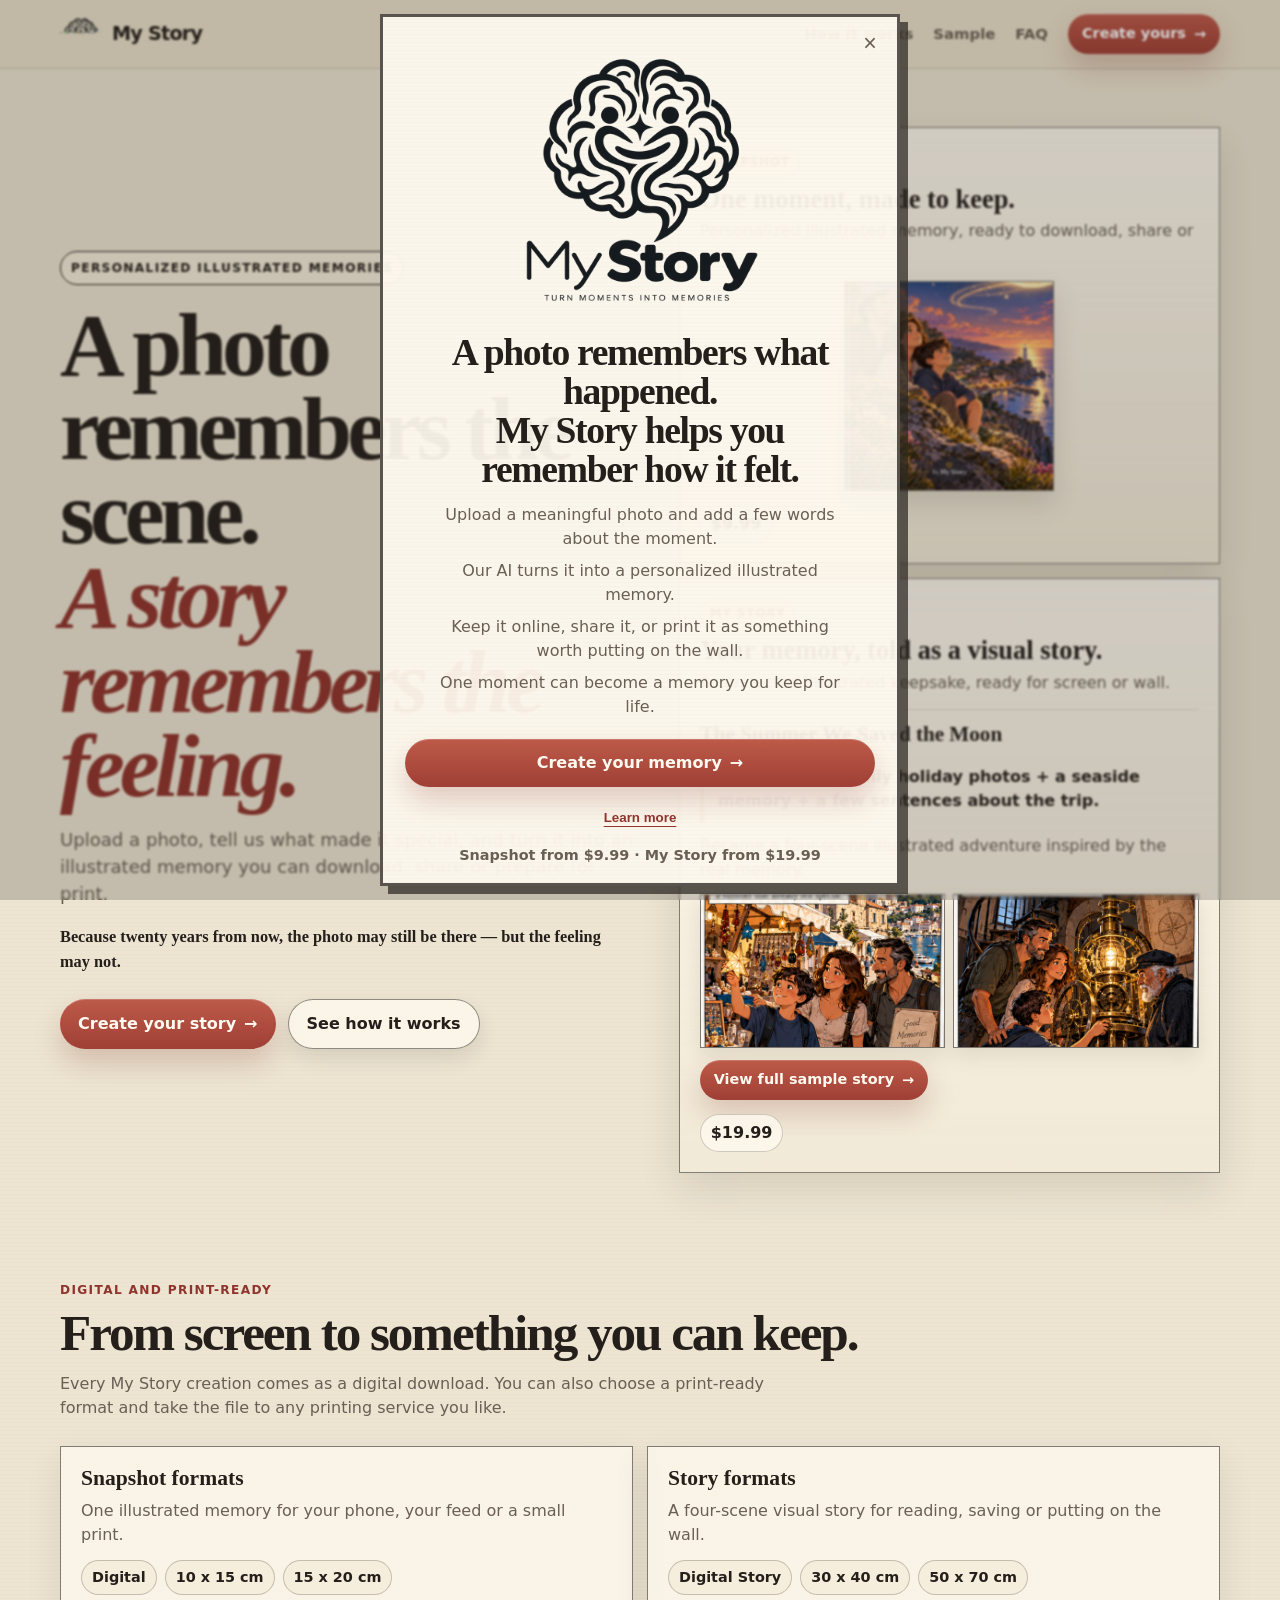
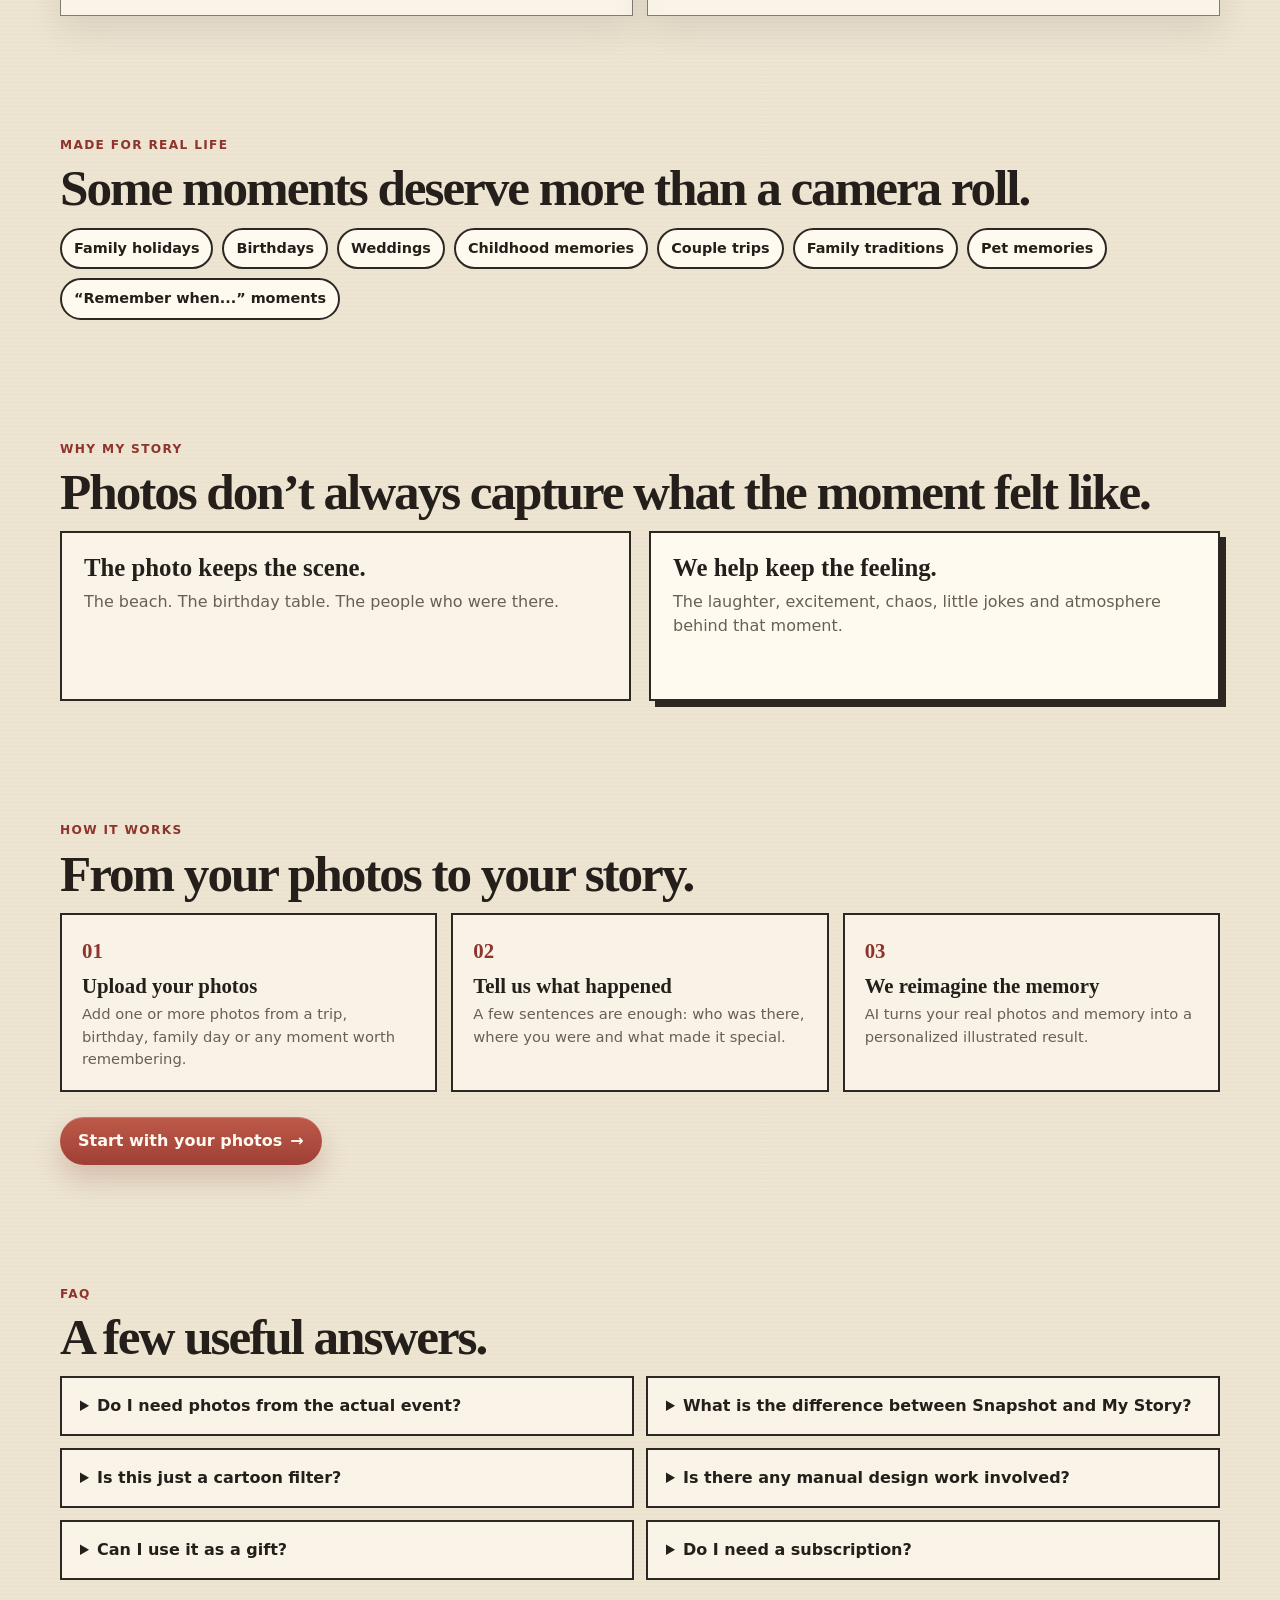
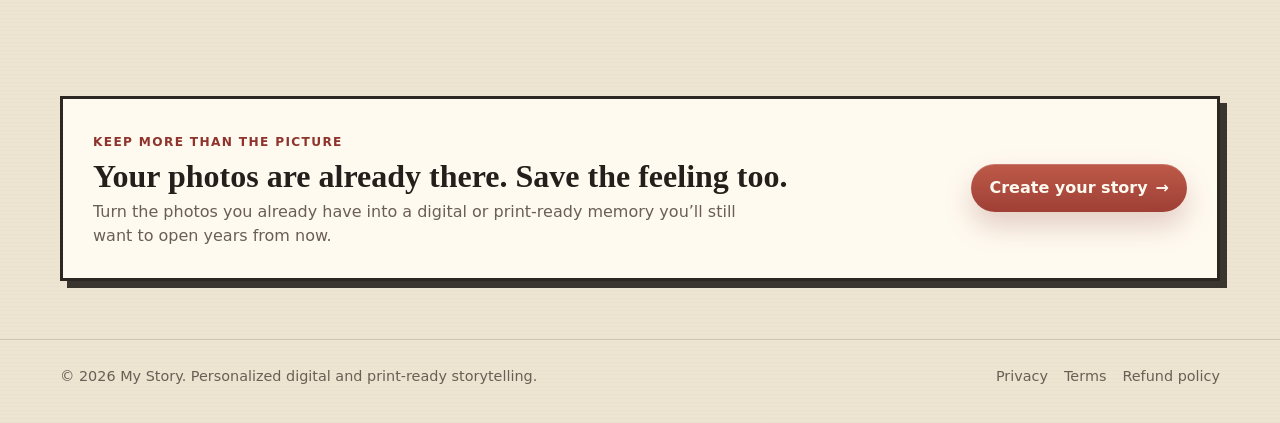
<file: index.html>
<!DOCTYPE html>
<html lang="en">
<head>
  <meta charset="UTF-8" />
  <meta name="viewport" content="width=device-width, initial-scale=1.0" />
  <meta name="description" content="My Story turns your photos and memories into personalized illustrated snapshots and stories that preserve how the moment felt." />
  <title>My Story — A story remembers the feeling.</title>
  <link rel="icon" type="image/png" href="app/assets/favicon.png" />
  <style>
    :root{
      --paper:#e9dfc8;--paper-2:#f4ecd9;--paper-3:#fffaf0;--ink:#241f1a;--muted:#695f54;
      --line:#2c2722;--accent:#b6483e;--accent-dark:#8f342c;--mustard:#d3a54a;
    }
    *{box-sizing:border-box}
    html{scroll-behavior:smooth}
    body{margin:0;color:var(--ink);font-family:Inter,ui-sans-serif,system-ui,-apple-system,BlinkMacSystemFont,"Segoe UI",sans-serif;line-height:1.5;background:linear-gradient(rgba(255,255,255,.18),rgba(255,255,255,.18)),repeating-linear-gradient(0deg,rgba(70,54,35,.022) 0,rgba(70,54,35,.022) 1px,transparent 1px,transparent 4px),var(--paper)}
    img{max-width:100%;display:block} a{color:inherit}.wrap{width:min(1160px,calc(100% - 32px));margin:auto}
    header{position:sticky;top:0;z-index:30;background:rgba(233,223,200,.92);backdrop-filter:blur(10px);border-bottom:1px solid rgba(44,39,34,.16)}
    nav{height:68px;display:flex;align-items:center;justify-content:space-between;gap:18px}
    .brand{display:flex;align-items:center;gap:10px;font-weight:900;letter-spacing:-.04em;font-size:1.2rem;text-decoration:none}
    .brand-mark{width:42px;height:42px;object-fit:contain;display:block;flex:0 0 42px}
    .navlinks{display:flex;gap:20px;align-items:center}.navlinks a{text-decoration:none;color:var(--muted);font-size:.93rem;font-weight:650}.navlinks a.btn{color:#fff}
    .btn{display:inline-flex;align-items:center;justify-content:center;min-height:46px;padding:12px 18px;border:2px solid var(--line);border-radius:10px;background:var(--accent);color:#fff;text-decoration:none;font-weight:800;box-shadow:4px 4px 0 var(--line);transition:.15s ease}.btn:hover{transform:translate(-1px,-1px);box-shadow:5px 5px 0 var(--line)}.btn.secondary{background:var(--paper-3);color:var(--ink)}.btn.small{min-height:40px;padding:9px 14px;font-size:.9rem}
    .hero{padding:58px 0 46px}.hero-grid{display:grid;grid-template-columns:1.03fr .97fr;gap:44px;align-items:center}
    .eyebrow,.section-kicker{display:inline-block;text-transform:uppercase;letter-spacing:.11em;font-size:.76rem;font-weight:850}.eyebrow{padding:7px 10px;border:1px solid var(--line);background:var(--paper-2)}.section-kicker{color:var(--accent-dark);margin-bottom:8px}
    h1{margin:18px 0 18px;font-family:Georgia,"Times New Roman",serif;font-size:clamp(3.1rem,7vw,6rem);line-height:.94;letter-spacing:-.055em}h1 em{font-style:italic;color:var(--accent-dark)}
    .lead{font-size:1.13rem;color:var(--muted);max-width:650px}.hero-note{margin-top:14px;font-family:Georgia,serif;font-size:1.02rem;font-weight:700}.actions{display:flex;gap:12px;flex-wrap:wrap;margin-top:25px}
    .hero-frame,.sample-main{background:var(--paper-3);padding:11px;border:3px solid var(--line);box-shadow:8px 8px 0 rgba(44,39,34,.95)}.hero-frame{transform:rotate(1deg)}.hero-frame img,.sample-main img{border:2px solid var(--line)}.hero-caption{padding:12px 4px 2px;font-family:Georgia,serif;font-weight:700}
    section{padding:58px 0}.section-title{font-family:Georgia,"Times New Roman",serif;font-size:clamp(2.15rem,4vw,3.7rem);line-height:1;letter-spacing:-.04em;margin:0 0 14px}.section-copy{color:var(--muted);max-width:760px;margin:0 0 26px}
    .why-grid{display:grid;grid-template-columns:1fr 1fr;gap:18px}.why-card{background:rgba(255,250,240,.72);border:2px solid var(--line);padding:22px;min-height:170px}.why-card h3{font-family:Georgia,serif;font-size:1.55rem;margin:0 0 8px}.why-card p{color:var(--muted);margin:0}.why-card.accent{background:var(--paper-3);box-shadow:6px 6px 0 var(--line)}
    .flow{display:grid;grid-template-columns:repeat(3,1fr);gap:14px}.step{background:rgba(255,250,240,.68);border:2px solid var(--line);padding:20px;min-height:165px}.step-num{font-family:Georgia,serif;font-weight:900;font-size:1.3rem;color:var(--accent-dark)}.step h3{margin:9px 0 6px;font-family:Georgia,serif;font-size:1.3rem}.step p{margin:0;color:var(--muted);font-size:.92rem}
    .sample-layout{display:grid;grid-template-columns:1.08fr .92fr;gap:28px;align-items:center}.sample-main{transform:rotate(-.5deg)}.sample-side h3{font-family:Georgia,serif;font-size:2rem;line-height:1.05;margin:0 0 12px}.sample-side p{color:var(--muted)}.sample-origin{border-left:4px solid var(--mustard);padding:10px 0 10px 14px;margin:16px 0;font-weight:750}.mini-strip{margin-top:16px;display:grid;grid-template-columns:1fr 1fr;gap:10px}.mini-panel{background:var(--paper-3);padding:6px;border:2px solid var(--line);aspect-ratio:16/10;overflow:hidden}.mini-panel img{width:100%;height:100%;object-fit:cover;border:1px solid var(--line)}
    .ideas{display:flex;gap:9px;flex-wrap:wrap}.pill{border:2px solid var(--line);background:var(--paper-3);padding:8px 12px;border-radius:999px;font-weight:700;font-size:.9rem}
    .print-grid{display:grid;grid-template-columns:1fr 1fr;gap:14px;margin-top:18px}.print-card{border:1px solid rgba(44,39,34,.58);background:rgba(255,250,240,.72);padding:20px;box-shadow:0 14px 32px rgba(52,42,31,.1)}.print-card h3{font-family:var(--display);font-size:1.35rem;line-height:1.08;margin:0 0 8px}.print-card p{color:var(--muted);margin:0 0 13px}.print-sizes{display:flex;gap:8px;flex-wrap:wrap}.print-sizes span{border:1px solid rgba(44,39,34,.24);border-radius:999px;background:rgba(244,236,217,.72);padding:6px 10px;font-weight:850;font-size:.9rem}
    .faq{display:grid;grid-template-columns:1fr 1fr;gap:12px}details{background:rgba(255,250,240,.72);border:2px solid var(--line);padding:16px 18px}summary{cursor:pointer;font-weight:800}details p{color:var(--muted);margin-bottom:0}
    .final-cta{background:var(--paper-3);border:3px solid var(--line);box-shadow:7px 7px 0 rgba(44,39,34,.92);padding:30px;display:flex;justify-content:space-between;gap:22px;align-items:center}.final-cta h3{font-family:Georgia,serif;font-size:2rem;margin:0 0 6px}.final-cta p{margin:0;color:var(--muted);max-width:680px}
    .welcome-modal[hidden]{display:none}.welcome-modal{position:fixed;inset:0;z-index:80;display:grid;place-items:center;padding:14px;background:rgba(36,31,26,.2);backdrop-filter:blur(1px);-webkit-backdrop-filter:blur(1px)}.welcome-card{position:relative;width:86vw;max-width:520px;max-height:calc(100vh - 28px);overflow:auto;border:3px solid rgba(44,39,34,.78);background-color:rgba(255,250,240,.94);background-image:repeating-linear-gradient(0deg,rgba(70,54,35,.018) 0,rgba(70,54,35,.018) 1px,transparent 1px,transparent 4px);box-shadow:8px 8px 0 rgba(44,39,34,.72);padding:22px;text-align:center}.welcome-close{position:absolute;right:10px;top:10px;width:34px;height:34px;border:0;background:transparent;color:var(--muted);font-size:1.45rem;line-height:1;cursor:pointer}.welcome-logo{width:min(280px,74%);height:auto;object-fit:contain;margin:0 auto 14px}.welcome-card h2{font-family:Georgia,"Times New Roman",serif;font-size:clamp(1.65rem,5.8vw,2.35rem);line-height:1.04;letter-spacing:-.035em;margin:0 18px 14px}.welcome-card p{margin:0 auto 8px;color:var(--muted);font-size:1rem;max-width:410px}.welcome-actions{display:grid;gap:10px;margin:20px 0 8px}.welcome-actions .btn{width:100%}.welcome-link{border:0;background:transparent;color:var(--accent-dark);font-weight:850;text-decoration:underline;text-underline-offset:4px;min-height:40px;cursor:pointer}.welcome-price{font-size:.9rem;color:var(--muted);font-weight:750}
    footer{border-top:1px solid rgba(44,39,34,.16);padding:26px 0 36px;color:var(--muted);font-size:.9rem}.footer-row{display:flex;justify-content:space-between;gap:20px;flex-wrap:wrap}.footer-links{display:flex;gap:16px;flex-wrap:wrap}.footer-links a{text-decoration:none}
    @media(max-width:900px){.hero-grid,.why-grid,.sample-layout,.faq,.print-grid{grid-template-columns:1fr}.flow{grid-template-columns:1fr}.hero-frame,.sample-main{transform:none}}
    @media(max-width:650px){.wrap{width:min(100% - 20px,1160px)}.navlinks a:not(.btn){display:none}nav{height:62px}.hero{padding:44px 0 34px}h1{font-size:3.15rem}.lead{font-size:1rem}.actions{display:grid;grid-template-columns:1fr}.btn{width:100%}.hero-frame{box-shadow:5px 5px 0 rgba(44,39,34,.92)}section{padding:44px 0}.mini-strip{grid-template-columns:1fr 1fr}.final-cta{flex-direction:column;align-items:flex-start}.welcome-modal{padding:0}.welcome-card{width:86vw;max-width:390px;padding:18px 16px 16px;box-shadow:5px 5px 0 rgba(44,39,34,.7)}.welcome-logo{width:min(220px,76%);margin-bottom:12px}.welcome-card h2{font-size:1.55rem}.welcome-card p{font-size:.96rem}.welcome-actions{margin-top:16px}}
    :root{--display:"Comic Sans MS","Comic Neue","Chalkboard SE","Marker Felt",Georgia,"Times New Roman",serif}
    .why-card h3,.step h3,.sample-side h3,.final-cta h3,.print-card h3{font-family:var(--display);font-weight:800;letter-spacing:0;line-height:1.08}
    .step-num{font-family:var(--display);letter-spacing:0}
    .btn{border:0;border-radius:999px;background:linear-gradient(180deg,#bd5a49,#9f3f35);color:#fffaf0;box-shadow:0 14px 28px rgba(127,48,41,.22),0 1px 0 rgba(255,255,255,.18) inset}
    .btn:hover{transform:translateY(-2px);box-shadow:0 18px 34px rgba(127,48,41,.25),0 1px 0 rgba(255,255,255,.2) inset}
    .btn:not(.secondary)::after{content:"\2192";margin-left:8px;font-weight:900;line-height:1}
    .btn.secondary{border:1px solid rgba(44,39,34,.52);background:rgba(255,250,240,.76);color:var(--ink);box-shadow:0 9px 20px rgba(52,42,31,.12)}
    .eyebrow,.section-kicker{border-radius:999px}
    .hero-output{display:grid;gap:14px;align-self:stretch}
    .product-option{position:relative;display:grid;gap:14px;border:1px solid rgba(44,39,34,.58);background:linear-gradient(180deg,rgba(255,250,240,.88),rgba(244,236,217,.72));padding:20px;box-shadow:0 16px 38px rgba(52,42,31,.12),0 1px 0 rgba(255,255,255,.5) inset}
    .product-option h2{font-family:var(--display);font-size:1.65rem;line-height:1.08;margin:7px 0 6px;letter-spacing:0}
    .product-option p{margin:0;color:var(--muted)}
    .product-output-type{display:inline-flex;border:1px solid rgba(44,39,34,.2);border-radius:999px;background:rgba(201,150,60,.18);padding:5px 9px;color:var(--accent-dark);font-size:.74rem;font-weight:900;text-transform:uppercase;letter-spacing:.08em}
    .product-price{width:max-content;border:1px solid rgba(44,39,34,.22);border-radius:999px;background:rgba(255,250,240,.78);padding:6px 10px;font-weight:900;color:var(--ink)}
    .snapshot-sample{width:min(210px,68%);justify-self:center;aspect-ratio:1/1;object-fit:cover;border:1px solid rgba(44,39,34,.62);background:var(--paper-3);box-shadow:0 12px 26px rgba(52,42,31,.14)}
    .story-option{align-items:start}
    .story-sample{border-top:1px solid rgba(44,39,34,.14);padding-top:13px}
    .story-sample h3{font-family:var(--display);font-size:1.32rem;line-height:1.08;margin:0 0 8px;letter-spacing:0}
    .story-sample p{margin:0 0 12px}
    .story-sample .sample-origin{margin:10px 0 11px}
    .story-thumbs{display:grid;grid-template-columns:1fr 1fr;gap:8px;margin:12px 0}
    .story-thumbs img{width:100%;aspect-ratio:16/10;object-fit:cover;border:1px solid rgba(44,39,34,.62);background:var(--paper-3);box-shadow:0 8px 18px rgba(52,42,31,.1)}
    .hero-proof-line{border-left:4px solid var(--mustard);padding:9px 0 9px 13px;color:var(--muted);font-weight:750}
    @media(max-width:650px){.hero-output{gap:12px}.product-option{padding:16px}.product-option h2{font-size:1.38rem}.snapshot-sample{width:min(190px,76%)}.hero-proof-line{font-size:.92rem}}
  </style>
</head>
<body>
<header>
  <div class="wrap">
    <nav>
      <a class="brand" href="#top"><img class="brand-mark" src="app/assets/brand-mark.png" alt="" aria-hidden="true" /><span>My Story</span></a>
      <div class="navlinks">
        <a href="#how">How it works</a>
        <a href="#sample">Sample</a>
        <a href="#faq">FAQ</a>
        <a class="btn small" href="app/index.html">Create yours</a>
      </div>
    </nav>
  </div>
</header>

<div class="welcome-modal" id="welcomeModal" role="dialog" aria-modal="true" aria-labelledby="welcomeTitle" hidden>
  <div class="welcome-card" role="document">
    <button class="welcome-close" type="button" aria-label="Close welcome message" data-welcome-close>&times;</button>
    <img class="welcome-logo" src="app/assets/welcome-logo.png" alt="" aria-hidden="true" />
    <h2 id="welcomeTitle">A photo remembers what happened.<br>My Story helps you remember how it felt.</h2>
    <p>Upload a meaningful photo and add a few words about the moment.</p>
    <p>Our AI turns it into a personalized illustrated memory.</p>
    <p>Keep it online, share it, or print it as something worth putting on the wall.</p>
    <p>One moment can become a memory you keep for life.</p>
    <div class="welcome-actions">
      <a class="btn" href="app/" id="welcomeCreate">Create your memory</a>
      <button class="welcome-link" type="button" data-welcome-close>Learn more</button>
    </div>
    <div class="welcome-price">Snapshot from $9.99 · My Story from $19.99</div>
  </div>
</div>

<main id="top">
  <section class="hero">
    <div class="wrap hero-grid">
      <div>
        <div class="eyebrow">Personalized illustrated memories</div>
        <h1>A photo remembers the scene.<br><em>A story remembers the feeling.</em></h1>
        <p class="lead">Upload a photo, tell us what made it special, and turn it into an illustrated memory you can download, share or prepare for print.</p>
        <div class="hero-note">Because twenty years from now, the photo may still be there — but the feeling may not.</div>
        <div class="actions">
          <a class="btn" href="app/index.html">Create your story</a>
          <a class="btn secondary" href="#how">See how it works</a>
        </div>
      </div>
      <div class="hero-output" id="sample" aria-label="My Story product formats">
        <article class="product-option">
          <div>
            <span class="product-output-type">Snapshot</span>
            <h2>One moment, made to keep.</h2>
            <p>Personalized illustrated memory, ready to download, share or print.</p>
          </div>
          <img class="snapshot-sample" src="assets/samples/cover-v2.png" alt="Snapshot illustrated artwork sample">
          <div class="product-price">$9.99</div>
        </article>
        <article class="product-option story-option">
          <div>
            <span class="product-output-type">My Story</span>
            <h2>Your memory, told as a visual story.</h2>
            <p>A connected illustrated keepsake, ready for screen or wall.</p>
          </div>
          <div class="story-sample">
            <h3>The Summer We Saved the Moon</h3>
            <div class="sample-origin">Started with family holiday photos + a seaside memory + a few sentences about the trip.</div>
            <p>Became a four-scene illustrated adventure inspired by the real memory.</p>
            <div class="story-thumbs">
              <img src="assets/samples/page-1.png" alt="Sample story scene">
              <img src="assets/samples/page-3.png" alt="Sample story scene">
            </div>
            <a class="btn small" href="My_Story_4_Page_Sample.pdf" target="_blank" rel="noopener">View full sample story</a>
          </div>
          <div class="product-price">$19.99</div>
        </article>
      </div>
    </div>
  </section>

  <section>
    <div class="wrap">
      <div class="section-kicker">Digital and print-ready</div>
      <h2 class="section-title">From screen to something you can keep.</h2>
      <p class="section-copy">Every My Story creation comes as a digital download. You can also choose a print-ready format and take the file to any printing service you like.</p>
      <div class="print-grid">
        <div class="print-card">
          <h3>Snapshot formats</h3>
          <p>One illustrated memory for your phone, your feed or a small print.</p>
          <div class="print-sizes"><span>Digital</span><span>10 x 15 cm</span><span>15 x 20 cm</span></div>
        </div>
        <div class="print-card">
          <h3>Story formats</h3>
          <p>A four-scene visual story for reading, saving or putting on the wall.</p>
          <div class="print-sizes"><span>Digital Story</span><span>30 x 40 cm</span><span>50 x 70 cm</span></div>
        </div>
      </div>
    </div>
  </section>

  <section>
    <div class="wrap">
      <div class="section-kicker">Made for real life</div>
      <h2 class="section-title">Some moments deserve more than a camera roll.</h2>
      <div class="ideas">
        <span class="pill">Family holidays</span><span class="pill">Birthdays</span><span class="pill">Weddings</span><span class="pill">Childhood memories</span><span class="pill">Couple trips</span><span class="pill">Family traditions</span><span class="pill">Pet memories</span><span class="pill">“Remember when...” moments</span>
      </div>
    </div>
  </section>

  <section>
    <div class="wrap">
      <div class="section-kicker">Why My Story</div>
      <h2 class="section-title">Photos don’t always capture what the moment felt like.</h2>
      <div class="why-grid">
        <div class="why-card">
          <h3>The photo keeps the scene.</h3>
          <p>The beach. The birthday table. The people who were there.</p>
        </div>
        <div class="why-card accent">
          <h3>We help keep the feeling.</h3>
          <p>The laughter, excitement, chaos, little jokes and atmosphere behind that moment.</p>
        </div>
      </div>
    </div>
  </section>

  <section id="how">
    <div class="wrap">
      <div class="section-kicker">How it works</div>
      <h2 class="section-title">From your photos to your story.</h2>
      <div class="flow">
        <div class="step"><div class="step-num">01</div><h3>Upload your photos</h3><p>Add one or more photos from a trip, birthday, family day or any moment worth remembering.</p></div>
        <div class="step"><div class="step-num">02</div><h3>Tell us what happened</h3><p>A few sentences are enough: who was there, where you were and what made it special.</p></div>
        <div class="step"><div class="step-num">03</div><h3>We reimagine the memory</h3><p>AI turns your real photos and memory into a personalized illustrated result.</p></div>
      </div>
      <div class="actions"><a class="btn" href="app/index.html">Start with your photos</a></div>
    </div>
  </section>

  <section id="faq">
    <div class="wrap">
      <div class="section-kicker">FAQ</div>
      <h2 class="section-title">A few useful answers.</h2>
      <div class="faq">
        <details><summary>Do I need photos from the actual event?</summary><p>That is the easiest path. If you do not have them, the app can reconstruct the moment from person and place references plus your description.</p></details>
        <details><summary>What is the difference between Snapshot and My Story?</summary><p>Snapshot gives you one personalized illustration. My Story creates a cover and four-scene illustrated story delivered as a PDF.</p></details>
        <details><summary>Is this just a cartoon filter?</summary><p>No. The goal is not only to stylize a photo, but to use your photos and words to interpret the memory and preserve how the moment felt.</p></details>
        <details><summary>Is there any manual design work involved?</summary><p>No. The product flow is designed to be fully automated.</p></details>
        <details><summary>Can I use it as a gift?</summary><p>Yes. Trips, birthdays, anniversaries, family memories and “remember when...” moments are natural use cases.</p></details>
        <details><summary>Do I need a subscription?</summary><p>No. Both formats use one-time pricing.</p></details>
      </div>
    </div>
  </section>

  <section>
    <div class="wrap">
      <div class="final-cta">
        <div><div class="section-kicker">Keep more than the picture</div><h3>Your photos are already there. Save the feeling too.</h3><p>Turn the photos you already have into a digital or print-ready memory you’ll still want to open years from now.</p></div>
        <a class="btn" href="app/index.html">Create your story</a>
      </div>
    </div>
  </section>
</main>

<footer>
  <div class="wrap footer-row">
    <div>© 2026 My Story. Personalized digital and print-ready storytelling.</div>
    <div class="footer-links"><a href="privacy.html">Privacy</a><a href="terms.html">Terms</a><a href="refund.html">Refund policy</a></div>
  </div>
</footer>
<script>
(() => {
  const key = "myStoryWelcomeSeen";
  const modal = document.getElementById("welcomeModal");
  if (!modal || sessionStorage.getItem(key) === "1") return;

  function closeWelcome() {
    sessionStorage.setItem(key, "1");
    modal.hidden = true;
  }

  modal.hidden = false;
  document.querySelectorAll("[data-welcome-close]").forEach(button => {
    button.addEventListener("click", closeWelcome);
  });
  document.getElementById("welcomeCreate")?.addEventListener("click", () => {
    sessionStorage.setItem(key, "1");
  });
  modal.addEventListener("click", event => {
    if (event.target === modal) closeWelcome();
  });
  document.addEventListener("keydown", event => {
    if (!modal.hidden && event.key === "Escape") closeWelcome();
  });
})();
</script>
</body>
</html>
</file>
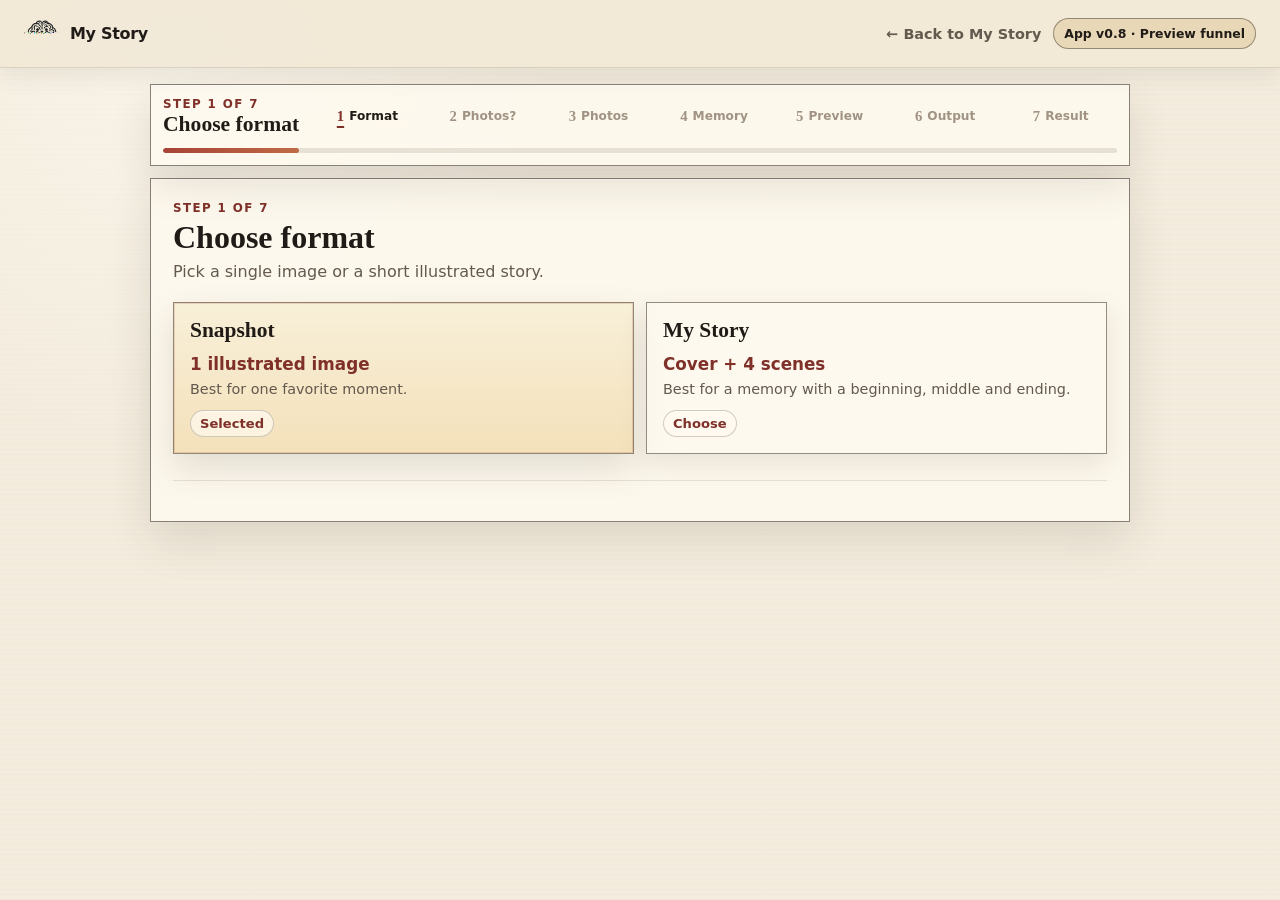
<file: app/index.html>
<!DOCTYPE html>
<html lang="en">
<head>
  <meta charset="UTF-8" />
  <meta name="viewport" content="width=device-width, initial-scale=1.0" />
  <meta name="description" content="Create a personalized illustrated Snapshot or My Story." />
  <title>Create — My Story</title>
  <link rel="icon" type="image/png" href="assets/favicon.png" />
  <link rel="stylesheet" href="app.css" />
</head>
<body>
<header class="topbar">
  <a class="brand" href="../index.html">
    <img class="brand-mark" src="assets/brand-mark.png" alt="" aria-hidden="true" />
    <span>My Story</span>
  </a>
  <div class="top-actions">
    <a class="back-link" href="../index.html">← Back to My Story</a>
    <div class="status-pill">App v0.8 · Preview funnel</div>
  </div>
</header>

<main class="app-shell">
  <section class="flow-status">
    <div>
      <div class="kicker" id="currentStepMeta">Step 1 of 7</div>
      <h1 id="currentStepTitle">Choose format</h1>
    </div>

    <ol class="step-list">
      <li class="active" data-step="1" data-title="Choose format"><span>1</span><b>Format</b></li>
      <li data-step="2" data-title="Your photos"><span>2</span><b>Photos?</b></li>
      <li data-step="3" data-title="Add photos"><span>3</span><b>Photos</b></li>
      <li data-step="4" data-title="Describe memory"><span>4</span><b>Memory</b></li>
      <li data-step="5" data-title="Free preview"><span>5</span><b>Preview</b></li>
      <li data-step="6" data-title="Choose output"><span>6</span><b>Output</b></li>
      <li data-step="7" data-title="Your result"><span>7</span><b>Result</b></li>
    </ol>
    <div class="progress"><span id="progressBar"></span></div>
  </section>

  <section class="workspace">
    <div id="plannerStatus" class="planner-status hidden"></div>
    <button class="secondary-btn status-retry hidden" id="retryPlannerBtn" type="button">Try again</button>

    <section class="panel active" data-panel="1">
      <div class="panel-head"><div><div class="kicker">Step 1 of 7</div><h2>Choose format</h2><p>Pick a single image or a short illustrated story.</p></div></div>
      <div class="format-grid">
        <button class="format-card selected" data-format="Snapshot" type="button"><span class="format-label">Snapshot</span><h3>1 illustrated image</h3><p>Best for one favorite moment.</p><span class="choose-mark">Selected</span></button>
        <button class="format-card" data-format="My Story" type="button"><span class="format-label">My Story</span><h3>Cover + 4 scenes</h3><p>Best for a memory with a beginning, middle and ending.</p><span class="choose-mark">Choose</span></button>
      </div>
      <div id="storyModeBlock" class="story-mode hidden">
        <div class="kicker">Story mode</div>
        <div class="mode-grid">
          <button class="mode-card selected" data-mode="Easy" type="button"><strong>Easy</strong><span>AI proposes everything.</span></button>
          <button class="mode-card" data-mode="Guided" type="button"><strong>Guided</strong><span>You can adjust each scene.</span></button>
        </div>
      </div>
      <div class="actions right"><button class="primary-btn" data-next="2" type="button">Continue</button></div>
    </section>

    <section class="panel" data-panel="2">
      <div class="panel-head"><div><div class="kicker">Step 2 of 7</div><h2>Do you have photos from the moment?</h2><p>If you do, use them. They help us keep the real people, place and atmosphere.</p></div></div>
      <div class="source-grid">
        <button class="source-card selected" data-source="event" type="button"><div class="source-icon">◫</div><strong>Yes, I do</strong><p>Use photos from the actual moment.</p><span class="choose-mark">Selected</span></button>
        <button class="source-card" data-source="reconstruct" type="button"><div class="source-icon">＋</div><strong>No, recreate it</strong><p>Use reference photos of the people and, optionally, the place.</p><span class="choose-mark">Choose</span></button>
      </div>
      <div class="actions"><button class="secondary-btn" data-back="1" type="button">Back</button><button class="primary-btn" data-next="3" type="button">Continue</button></div>
    </section>

    <section class="panel" data-panel="3">
      <div id="eventPath">
        <div class="panel-head"><div><div class="kicker">Step 3 of 7</div><h2>Add photos</h2><p>Upload 1–3 photos from the actual moment.</p></div></div>
        <label class="big-upload"><span class="big-upload-icon">＋</span><strong>Select event photos</strong><small>JPG, PNG or WEBP</small><input id="eventPhotos" type="file" accept="image/jpeg,image/png,image/webp" multiple hidden></label>
        <div id="eventPreview" class="photo-preview-grid"></div>
        <div class="input-tip">Event photos help preserve faces, clothing, place and atmosphere.</div>
      </div>
      <div id="reconstructPath" class="hidden">
        <div class="panel-head split"><div><div class="kicker">Step 3 of 7</div><h2>Add references</h2><p>One clear photo per person.</p></div><button class="secondary-btn compact" id="addPersonBtn" type="button">+ Add person</button></div>
        <div id="peopleList" class="people-list"></div>
        <div class="reconstruct-place">
          <label>Place description<input id="placeDescription" type="text" placeholder="e.g. Small seaside restaurant overlooking the Adriatic"></label>
          <label class="place-upload"><strong>Place photo</strong><span>Optional</span><input id="placePhoto" type="file" accept="image/jpeg,image/png,image/webp"></label>
          <div id="placePreview" class="single-place-preview"></div>
        </div>
      </div>
      <div class="actions"><button class="secondary-btn" data-back="2" type="button">Back</button><button class="primary-btn" id="photosContinueBtn" type="button">Continue</button></div>
    </section>

    <section class="panel" data-panel="4">
      <div class="panel-head">
        <div>
          <div class="kicker">Step 4 of 7</div>
          <h2 id="memoryStepHeading">Describe the memory</h2>
          <p id="memoryStepIntro">The photos show what happened. Tell us what you want to remember about how it felt.</p>
        </div>
      </div>

      <div class="form-grid">
        <label>Occasion<input id="occasion" type="text" placeholder="e.g. Summer holiday, 10th birthday"></label>
        <div class="place-field"><label>Place<input id="place" type="text" placeholder="e.g. Kotor, Montenegro"></label><div id="placeSuggestions" class="place-suggestions" hidden></div><div id="placeSelection" class="place-selection" hidden></div><div id="placeSearchStatus" class="place-search-status" role="status" aria-live="polite"></div></div>

        <label id="snapshotMemoryBlock" class="full">What do you remember most?
          <textarea id="memory" rows="5" placeholder="What happened — and what made it feel special? A joke, a small detail, the mood, the excitement, the chaos..."></textarea>
        </label>

        <div id="storyMemoryBlock" class="full hidden">
          <div class="form-grid">
            <label class="full">How did it begin?
              <textarea id="storyBeginning" rows="3" placeholder="How did the day, trip or event start?"></textarea>
            </label>
            <label class="full">What moment do you remember most?
              <textarea id="storyHighlight" rows="3" placeholder="The funniest, warmest, most exciting or most important moment."></textarea>
            </label>
            <label class="full">Did something change during the memory?
              <textarea id="storyChange" rows="3" placeholder="A change of place, time, activity or mood — for example, beach by day, open-air cinema at night."></textarea>
            </label>
            <label class="full">How did it end?
              <textarea id="storyEnding" rows="3" placeholder="What do you remember about the end of the day, trip or event?"></textarea>
            </label>
            <label class="full">What detail should we never lose?
              <input id="storyDetail" type="text" placeholder="A joke, object, expression, outfit, small ritual or visual detail.">
            </label>
          </div>
          <div class="input-tip" style="margin-top:14px"><strong>Why these questions?</strong> They give the story a real arc: beginning → highlight → change → ending, instead of four versions of the same picture.</div>
        </div>

        <label>Creative direction
          <select id="theme"><option>Family Adventure</option><option>Birthday</option><option>Love Story</option><option>Kids Adventure</option><option>Vacation Memory</option><option>Pet Story</option></select>
        </label>
        <label>Tone
          <select id="tone"><option>Warm</option><option>Funny</option><option selected>Magical</option><option>Adventurous</option><option>Emotional</option></select>
        </label>
      </div>

      <div class="actions"><button class="secondary-btn" data-back="3" type="button">Back</button><button class="primary-btn" id="planBtn" type="button">Create free preview</button></div>
    </section>

    <section class="panel" data-panel="5">
      <div class="panel-head"><div><div class="kicker">Step 5 of 7</div><h2 id="previewHeading">Your preview</h2><p id="previewExplainer">A first look at what your memory can become.</p></div></div>

      <div class="public-preview">
        <div class="preview-header"><div><span class="mini-label" id="previewFormat">Snapshot</span><h3 id="previewTitle"></h3></div><span class="auto-badge">Free preview</span></div>
        <p class="synopsis" id="previewSynopsis"></p>

        <div id="snapshotPreview" class="preview-facts">
          <div><span>Concept</span><strong id="previewConcept"></strong></div>
          <div><span>Mood</span><strong id="previewMood"></strong></div>
          <div><span>Style</span><strong id="previewStyle"></strong></div>
        </div>

        <div id="storyPreview" class="preview-scenes hidden"></div>
      </div>

      <div class="preview-close">
        <h3>This feels right?</h3>
        <div class="actions three"><button class="secondary-btn" data-back="4" type="button">Edit memory</button><button class="primary-btn" id="continueToUnlockBtn" type="button">Continue to create</button></div>
      </div>
    </section>

    <section class="panel" data-panel="6">
      <div class="unlock-card">
        <div class="panel-head"><div><div class="kicker">Step 6 of 7</div><h2 id="unlockHeading">Unlock your memory</h2><p id="unlockIntro">Checkout integration is coming next.</p></div></div>
        <div class="output-choice">
          <div class="kicker">Choose output file</div>
          <div class="output-options" id="outputOptions"></div>
          <p class="output-note" id="outputNote">You can keep it digital or choose a print-ready file.</p>
        </div>
        <ul id="unlockBenefits"></ul>
        <div class="unlock-price" id="unlockPrice">$9.99 · one-time payment</div>
        <button class="primary-btn unlock-btn" id="unlockBtn" type="button">Create my Snapshot — $9.99</button>
        <div id="unlockStatus" class="planner-status hidden"></div>
        <div class="actions"><button class="secondary-btn" data-back="4" type="button">Back to edit</button></div>
      </div>
    </section>

    <section class="panel" data-panel="7">
      <div id="generatingState" class="generating"><div class="loader"></div><h2>Generating...</h2><p>This usually takes a moment.</p><div class="fake-progress"><span id="fakeProgress"></span></div></div>
      <div id="resultState" class="hidden">
        <div class="result-head"><div><div class="kicker">Step 7 of 7</div><h2>Your result</h2><p>Download your chosen output or go back to adjust the preview.</p></div><span class="demo-tag">v0.8</span></div>
        <div class="result-layout"><div class="generated-frame"><img id="generatedImage" alt=""></div><div class="result-copy"><span class="placeholder-label" id="resultFormatLabel">SNAPSHOT</span><h3 id="resultPlanTitle"></h3><p id="resultOutputMeta" class="result-output-meta"></p><p id="resultSummary"></p><a class="primary-btn link-btn hidden" id="downloadImageLink" href="#" download="my-story-snapshot.png">Download image</a></div></div>
        <div id="generationStatus" class="planner-status hidden"></div>
        <button id="retryGenerationBtn" class="secondary-btn hidden" type="button">Try again</button>
        <div class="actions"><button class="secondary-btn" id="startOverBtn" type="button">Start another</button><button class="primary-btn" data-back="5" type="button">Back to preview</button></div>
      </div>
    </section>
  </section>
</main>

<script src="config.js"></script>
<script src="place-autocomplete.js"></script>
<script src="vendor/pdf-lib.min.js"></script>
<script src="story-output.js"></script>
<script src="app.js"></script>
<script>
(() => {
  const snapshotBlock = document.getElementById('snapshotMemoryBlock');
  const storyBlock = document.getElementById('storyMemoryBlock');
  const memory = document.getElementById('memory');
  const heading = document.getElementById('memoryStepHeading');
  const intro = document.getElementById('memoryStepIntro');
  const storyInputs = ['storyBeginning','storyHighlight','storyChange','storyEnding','storyDetail'].map(id => document.getElementById(id));
  let snapshotDraft = '';

  function isStory(){
    return document.querySelector('.format-card.selected')?.dataset.format === 'My Story';
  }

  function composeStoryMemory(){
    if(!isStory()) return memory.value;
    const beginning = document.getElementById('storyBeginning').value.trim();
    const highlight = document.getElementById('storyHighlight').value.trim();
    const change = document.getElementById('storyChange').value.trim();
    const ending = document.getElementById('storyEnding').value.trim();
    const detail = document.getElementById('storyDetail').value.trim();
    const userParts = [
      beginning && `How it began: ${beginning}`,
      highlight && `Most memorable moment: ${highlight}`,
      change && `What changed: ${change}`,
      ending && `How it ended: ${ending}`,
      detail && `Detail that must not be lost: ${detail}`
    ].filter(Boolean);
    if(!userParts.length) return '';
    return [
      ...userParts,
      'Build a four-scene story with a clear progression: setup, highlight, change, resolution. Keep the same people consistent, but make adjacent scenes meaningfully different in location, time, action, framing or visual anchor. Do not invent major events the user did not describe.'
    ].join('\n');
  }

  function syncMemoryMode(){
    if(isStory()){
      if(!snapshotBlock.classList.contains('hidden')) snapshotDraft = memory.value;
      snapshotBlock.classList.add('hidden');
      storyBlock.classList.remove('hidden');
      heading.textContent = 'Tell us the story behind the memory';
      intro.textContent = 'A few guided answers give the AI enough real material to build four different scenes without making things up.';
      composeStoryMemory();
    } else {
      storyBlock.classList.add('hidden');
      snapshotBlock.classList.remove('hidden');
      heading.textContent = 'Describe the memory';
      intro.textContent = 'The photos show what happened. Tell us what you want to remember about how it felt.';
      memory.value = snapshotDraft;
    }
  }

  window.MyStoryFormState = {
    getPlannerMemory(){
      return isStory() ? composeStoryMemory() : memory.value;
    }
  };

  document.querySelectorAll('.format-card').forEach(card => card.addEventListener('click', syncMemoryMode));
  storyInputs.forEach(input => input.addEventListener('input', composeStoryMemory));
  document.getElementById('planBtn').addEventListener('click', composeStoryMemory, true);
  syncMemoryMode();
})();
</script>
</body>
</html>
</file>
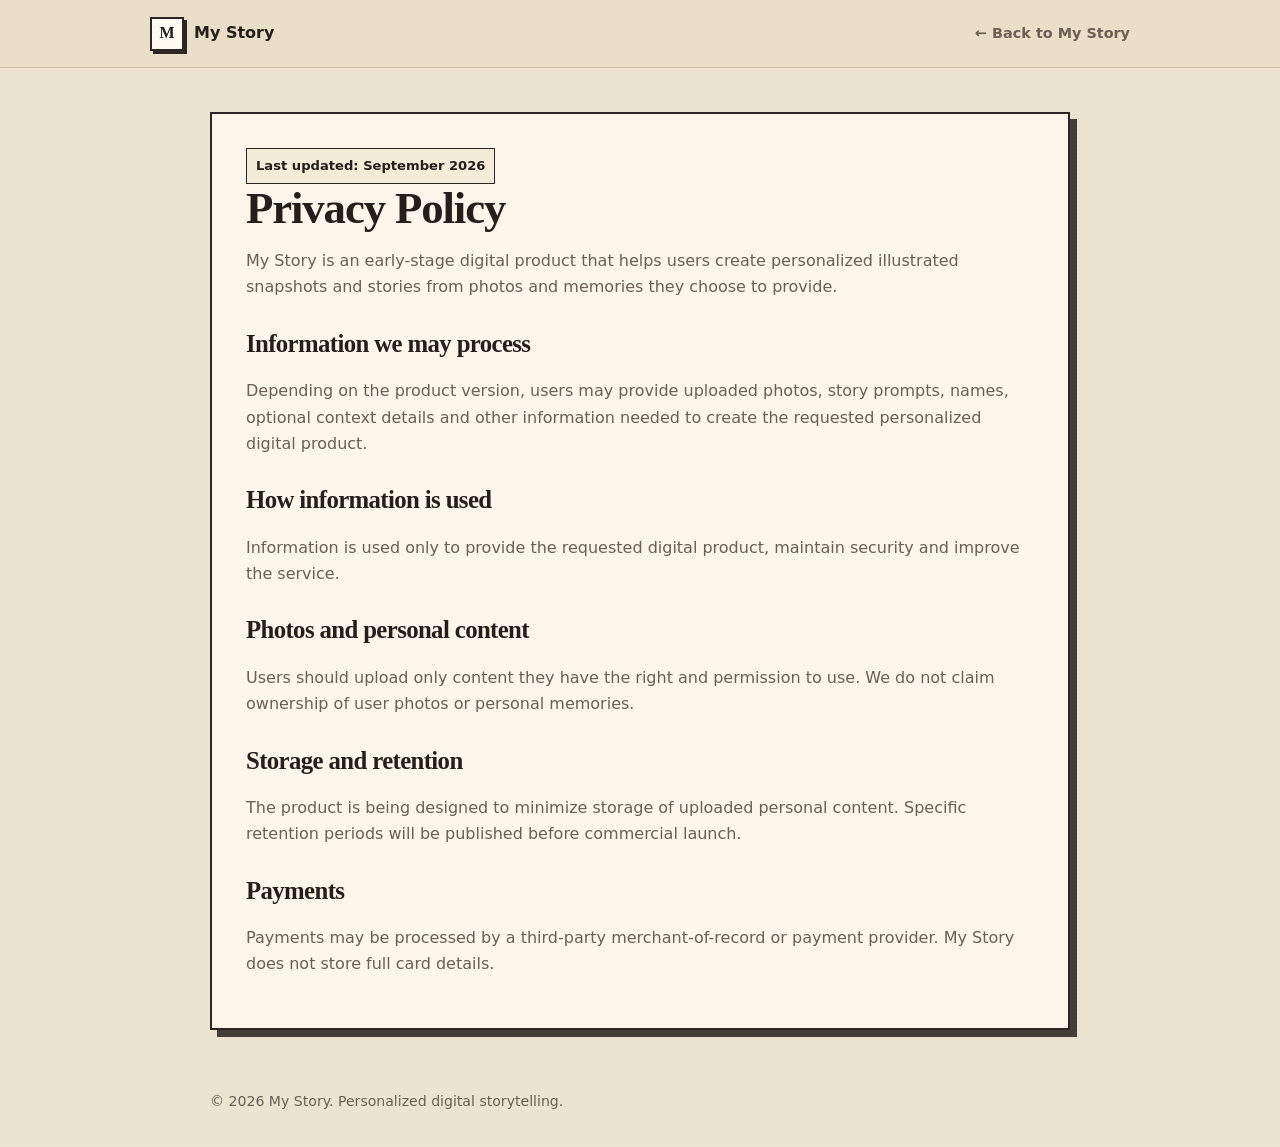
<file: privacy.html>
<!doctype html>
<html lang="en">
<head>
<meta charset="utf-8">
<meta name="viewport" content="width=device-width,initial-scale=1">
<title>Privacy Policy — My Story</title>
<style>
:root{--paper:#e9dfc8;--paper2:#f4ecd9;--paper3:#fffaf0;--ink:#241f1a;--muted:#695f54;--line:#2c2722;--accent:#b6483e;--shadow:0 16px 40px rgba(54,41,28,.14)}
*{box-sizing:border-box}
body{margin:0;font-family:Inter,ui-sans-serif,system-ui,-apple-system,BlinkMacSystemFont,"Segoe UI",sans-serif;color:var(--ink);background:linear-gradient(rgba(255,255,255,.16),rgba(255,255,255,.16)),repeating-linear-gradient(0deg,rgba(70,54,35,.022) 0,rgba(70,54,35,.022) 1px,transparent 1px,transparent 4px),var(--paper);line-height:1.65}
header{height:68px;border-bottom:1px solid rgba(44,39,34,.16);background:rgba(233,223,200,.93);display:flex;align-items:center;position:sticky;top:0}
.nav{width:min(980px,calc(100% - 32px));margin:auto;display:flex;justify-content:space-between;align-items:center}
.brand{display:flex;align-items:center;gap:10px;text-decoration:none;color:var(--ink);font-weight:900}
.mark{width:34px;height:34px;border:2px solid var(--line);background:var(--paper3);display:grid;place-items:center;box-shadow:3px 3px 0 var(--line);font-family:Georgia,serif}
.back{text-decoration:none;color:var(--muted);font-weight:700;font-size:.9rem}
main{width:min(860px,calc(100% - 24px));margin:44px auto 60px}
.sheet{background:rgba(255,250,240,.84);border:2px solid var(--line);box-shadow:7px 7px 0 rgba(44,39,34,.88);padding:34px}
h1,h2{font-family:Georgia,"Times New Roman",serif;line-height:1.08;letter-spacing:-.025em}
h1{font-size:2.8rem;margin:0 0 12px}
h2{font-size:1.55rem;margin-top:30px}
p{color:var(--muted)}
.updated{display:inline-block;border:1px solid var(--line);background:var(--paper2);padding:6px 9px;font-size:.82rem;font-weight:800;color:var(--ink)}
a{color:var(--accent)}
footer{width:min(860px,calc(100% - 24px));margin:0 auto 34px;color:var(--muted);font-size:.88rem}
@media(max-width:650px){header{height:62px}.back{font-size:0}.back:after{content:"← Back";font-size:.85rem}.sheet{padding:20px;box-shadow:4px 4px 0 rgba(44,39,34,.86)}h1{font-size:2.15rem}main{margin-top:20px}}
</style>
</head>
<body>
<header>
  <div class="nav">
    <a class="brand" href="index.html"><span class="mark">M</span><span>My Story</span></a>
    <a class="back" href="index.html">← Back to My Story</a>
  </div>
</header>
<main>
  <article class="sheet">
    <span class="updated">Last updated: September 2026</span>
    <h1>Privacy Policy</h1>
    
<p>My Story is an early-stage digital product that helps users create personalized illustrated snapshots and stories from photos and memories they choose to provide.</p>
<h2>Information we may process</h2>
<p>Depending on the product version, users may provide uploaded photos, story prompts, names, optional context details and other information needed to create the requested personalized digital product.</p>
<h2>How information is used</h2>
<p>Information is used only to provide the requested digital product, maintain security and improve the service.</p>
<h2>Photos and personal content</h2>
<p>Users should upload only content they have the right and permission to use. We do not claim ownership of user photos or personal memories.</p>
<h2>Storage and retention</h2>
<p>The product is being designed to minimize storage of uploaded personal content. Specific retention periods will be published before commercial launch.</p>
<h2>Payments</h2>
<p>Payments may be processed by a third-party merchant-of-record or payment provider. My Story does not store full card details.</p>

  </article>
</main>
<footer>© 2026 My Story. Personalized digital storytelling.</footer>
</body>
</html>
</file>
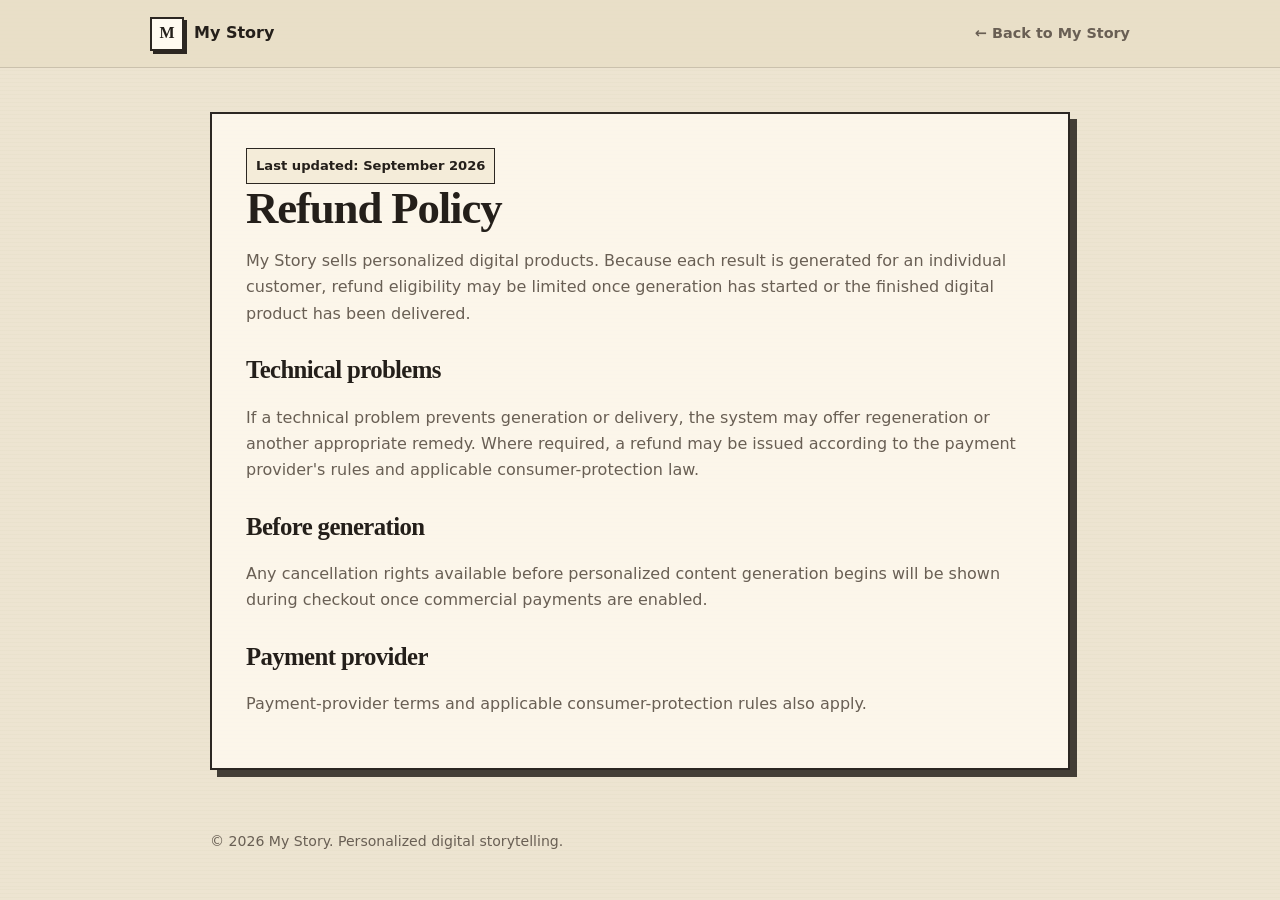
<file: refund.html>
<!doctype html>
<html lang="en">
<head>
<meta charset="utf-8">
<meta name="viewport" content="width=device-width,initial-scale=1">
<title>Refund Policy — My Story</title>
<style>
:root{--paper:#e9dfc8;--paper2:#f4ecd9;--paper3:#fffaf0;--ink:#241f1a;--muted:#695f54;--line:#2c2722;--accent:#b6483e;--shadow:0 16px 40px rgba(54,41,28,.14)}
*{box-sizing:border-box}
body{margin:0;font-family:Inter,ui-sans-serif,system-ui,-apple-system,BlinkMacSystemFont,"Segoe UI",sans-serif;color:var(--ink);background:linear-gradient(rgba(255,255,255,.16),rgba(255,255,255,.16)),repeating-linear-gradient(0deg,rgba(70,54,35,.022) 0,rgba(70,54,35,.022) 1px,transparent 1px,transparent 4px),var(--paper);line-height:1.65}
header{height:68px;border-bottom:1px solid rgba(44,39,34,.16);background:rgba(233,223,200,.93);display:flex;align-items:center;position:sticky;top:0}
.nav{width:min(980px,calc(100% - 32px));margin:auto;display:flex;justify-content:space-between;align-items:center}
.brand{display:flex;align-items:center;gap:10px;text-decoration:none;color:var(--ink);font-weight:900}
.mark{width:34px;height:34px;border:2px solid var(--line);background:var(--paper3);display:grid;place-items:center;box-shadow:3px 3px 0 var(--line);font-family:Georgia,serif}
.back{text-decoration:none;color:var(--muted);font-weight:700;font-size:.9rem}
main{width:min(860px,calc(100% - 24px));margin:44px auto 60px}
.sheet{background:rgba(255,250,240,.84);border:2px solid var(--line);box-shadow:7px 7px 0 rgba(44,39,34,.88);padding:34px}
h1,h2{font-family:Georgia,"Times New Roman",serif;line-height:1.08;letter-spacing:-.025em}
h1{font-size:2.8rem;margin:0 0 12px}
h2{font-size:1.55rem;margin-top:30px}
p{color:var(--muted)}
.updated{display:inline-block;border:1px solid var(--line);background:var(--paper2);padding:6px 9px;font-size:.82rem;font-weight:800;color:var(--ink)}
a{color:var(--accent)}
footer{width:min(860px,calc(100% - 24px));margin:0 auto 34px;color:var(--muted);font-size:.88rem}
@media(max-width:650px){header{height:62px}.back{font-size:0}.back:after{content:"← Back";font-size:.85rem}.sheet{padding:20px;box-shadow:4px 4px 0 rgba(44,39,34,.86)}h1{font-size:2.15rem}main{margin-top:20px}}
</style>
</head>
<body>
<header>
  <div class="nav">
    <a class="brand" href="index.html"><span class="mark">M</span><span>My Story</span></a>
    <a class="back" href="index.html">← Back to My Story</a>
  </div>
</header>
<main>
  <article class="sheet">
    <span class="updated">Last updated: September 2026</span>
    <h1>Refund Policy</h1>
    
<p>My Story sells personalized digital products. Because each result is generated for an individual customer, refund eligibility may be limited once generation has started or the finished digital product has been delivered.</p>
<h2>Technical problems</h2>
<p>If a technical problem prevents generation or delivery, the system may offer regeneration or another appropriate remedy. Where required, a refund may be issued according to the payment provider's rules and applicable consumer-protection law.</p>
<h2>Before generation</h2>
<p>Any cancellation rights available before personalized content generation begins will be shown during checkout once commercial payments are enabled.</p>
<h2>Payment provider</h2>
<p>Payment-provider terms and applicable consumer-protection rules also apply.</p>

  </article>
</main>
<footer>© 2026 My Story. Personalized digital storytelling.</footer>
</body>
</html>
</file>
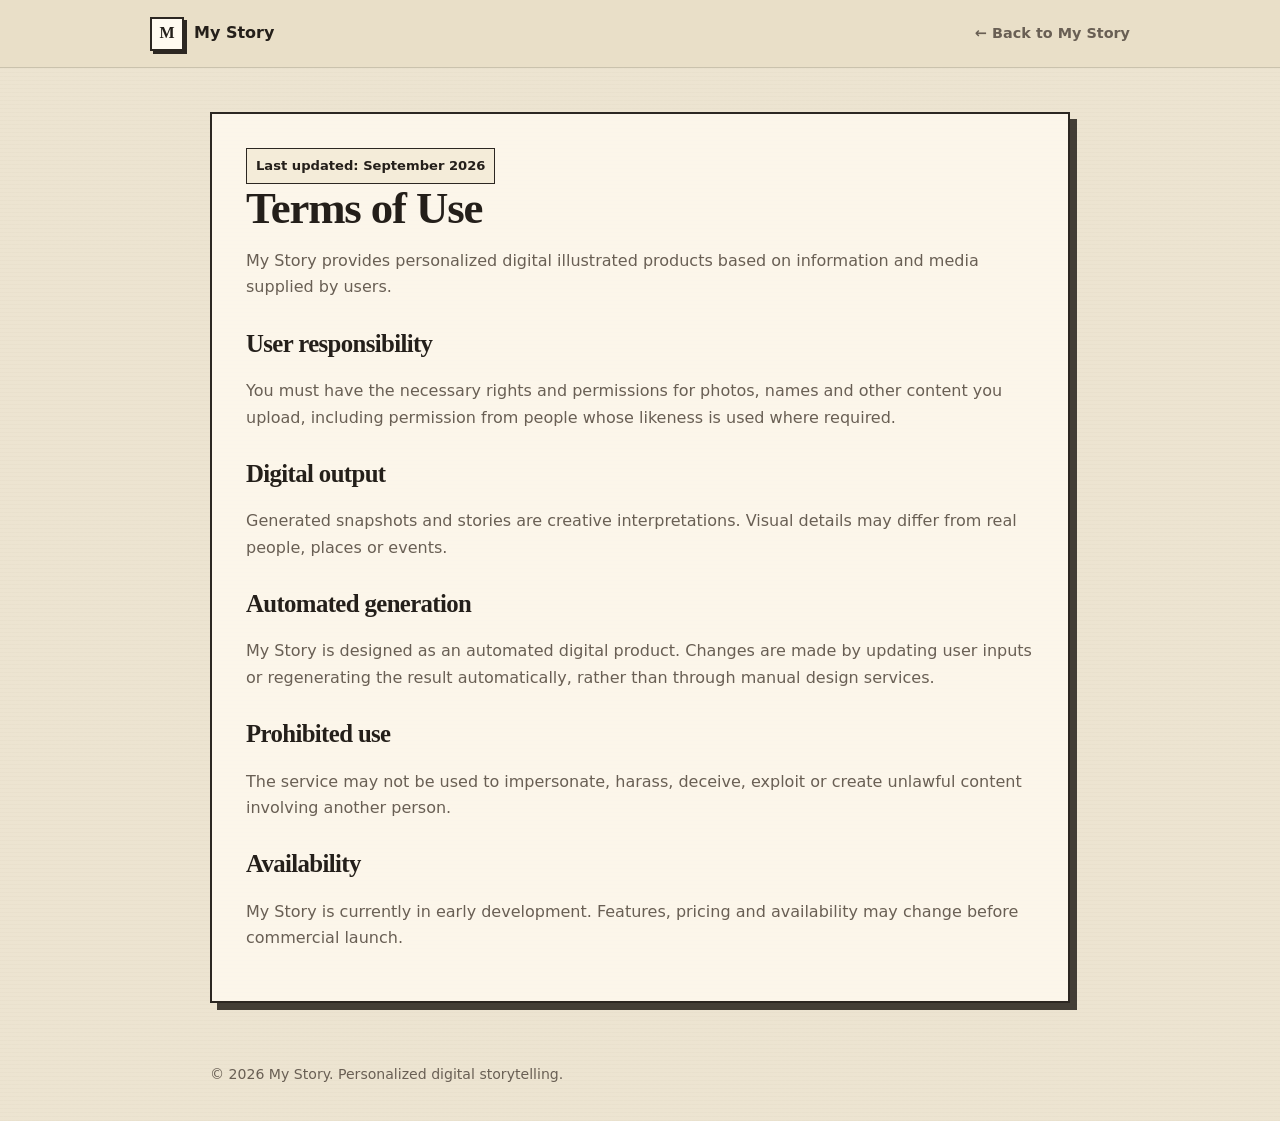
<file: terms.html>
<!doctype html>
<html lang="en">
<head>
<meta charset="utf-8">
<meta name="viewport" content="width=device-width,initial-scale=1">
<title>Terms of Use — My Story</title>
<style>
:root{--paper:#e9dfc8;--paper2:#f4ecd9;--paper3:#fffaf0;--ink:#241f1a;--muted:#695f54;--line:#2c2722;--accent:#b6483e;--shadow:0 16px 40px rgba(54,41,28,.14)}
*{box-sizing:border-box}
body{margin:0;font-family:Inter,ui-sans-serif,system-ui,-apple-system,BlinkMacSystemFont,"Segoe UI",sans-serif;color:var(--ink);background:linear-gradient(rgba(255,255,255,.16),rgba(255,255,255,.16)),repeating-linear-gradient(0deg,rgba(70,54,35,.022) 0,rgba(70,54,35,.022) 1px,transparent 1px,transparent 4px),var(--paper);line-height:1.65}
header{height:68px;border-bottom:1px solid rgba(44,39,34,.16);background:rgba(233,223,200,.93);display:flex;align-items:center;position:sticky;top:0}
.nav{width:min(980px,calc(100% - 32px));margin:auto;display:flex;justify-content:space-between;align-items:center}
.brand{display:flex;align-items:center;gap:10px;text-decoration:none;color:var(--ink);font-weight:900}
.mark{width:34px;height:34px;border:2px solid var(--line);background:var(--paper3);display:grid;place-items:center;box-shadow:3px 3px 0 var(--line);font-family:Georgia,serif}
.back{text-decoration:none;color:var(--muted);font-weight:700;font-size:.9rem}
main{width:min(860px,calc(100% - 24px));margin:44px auto 60px}
.sheet{background:rgba(255,250,240,.84);border:2px solid var(--line);box-shadow:7px 7px 0 rgba(44,39,34,.88);padding:34px}
h1,h2{font-family:Georgia,"Times New Roman",serif;line-height:1.08;letter-spacing:-.025em}
h1{font-size:2.8rem;margin:0 0 12px}
h2{font-size:1.55rem;margin-top:30px}
p{color:var(--muted)}
.updated{display:inline-block;border:1px solid var(--line);background:var(--paper2);padding:6px 9px;font-size:.82rem;font-weight:800;color:var(--ink)}
a{color:var(--accent)}
footer{width:min(860px,calc(100% - 24px));margin:0 auto 34px;color:var(--muted);font-size:.88rem}
@media(max-width:650px){header{height:62px}.back{font-size:0}.back:after{content:"← Back";font-size:.85rem}.sheet{padding:20px;box-shadow:4px 4px 0 rgba(44,39,34,.86)}h1{font-size:2.15rem}main{margin-top:20px}}
</style>
</head>
<body>
<header>
  <div class="nav">
    <a class="brand" href="index.html"><span class="mark">M</span><span>My Story</span></a>
    <a class="back" href="index.html">← Back to My Story</a>
  </div>
</header>
<main>
  <article class="sheet">
    <span class="updated">Last updated: September 2026</span>
    <h1>Terms of Use</h1>
    
<p>My Story provides personalized digital illustrated products based on information and media supplied by users.</p>
<h2>User responsibility</h2>
<p>You must have the necessary rights and permissions for photos, names and other content you upload, including permission from people whose likeness is used where required.</p>
<h2>Digital output</h2>
<p>Generated snapshots and stories are creative interpretations. Visual details may differ from real people, places or events.</p>
<h2>Automated generation</h2>
<p>My Story is designed as an automated digital product. Changes are made by updating user inputs or regenerating the result automatically, rather than through manual design services.</p>
<h2>Prohibited use</h2>
<p>The service may not be used to impersonate, harass, deceive, exploit or create unlawful content involving another person.</p>
<h2>Availability</h2>
<p>My Story is currently in early development. Features, pricing and availability may change before commercial launch.</p>

  </article>
</main>
<footer>© 2026 My Story. Personalized digital storytelling.</footer>
</body>
</html>
</file>
<file: app/app.css>
:root{
  --paper:#e9dfc8;--paper2:#f4ecd9;--paper3:#fffaf0;--ink:#241f1a;--muted:#695f54;--soft:#8b7e70;
  --line:#2c2722;--accent:#b6483e;--accent-dark:#8f342c;--mustard:#d3a54a;--shadow:0 16px 40px rgba(54,41,28,.14)
}
*{box-sizing:border-box}
html{scroll-behavior:smooth}
body{margin:0;font-family:Inter,ui-sans-serif,system-ui,-apple-system,BlinkMacSystemFont,"Segoe UI",sans-serif;color:var(--ink);background:linear-gradient(rgba(255,255,255,.16),rgba(255,255,255,.16)),repeating-linear-gradient(0deg,rgba(70,54,35,.022) 0,rgba(70,54,35,.022) 1px,transparent 1px,transparent 4px),var(--paper);min-height:100vh}
button,input,textarea,select{font:inherit}button{cursor:pointer}
.topbar{height:68px;display:flex;align-items:center;justify-content:space-between;padding:0 24px;border-bottom:1px solid rgba(44,39,34,.16);background:rgba(233,223,200,.94);backdrop-filter:blur(10px);position:sticky;top:0;z-index:30}
.brand{display:flex;align-items:center;gap:10px;color:inherit;text-decoration:none;font-weight:900;letter-spacing:-.035em}
.brand-mark{width:42px;height:42px;object-fit:contain;display:block;flex:0 0 42px}
.top-actions{display:flex;align-items:center;gap:12px}.back-link{color:var(--muted);text-decoration:none;font-size:.9rem;font-weight:700}.status-pill{font-size:.78rem;border:1px solid var(--line);padding:7px 10px;background:var(--paper2);font-weight:800}
.app-shell{width:min(980px,calc(100% - 28px));margin:16px auto 54px;display:grid;grid-template-columns:1fr;gap:12px}
.flow-status{position:sticky;top:68px;z-index:20;border:2px solid var(--line);background:rgba(255,250,240,.95);box-shadow:5px 5px 0 rgba(44,39,34,.88);padding:12px;display:grid;grid-template-columns:auto 1fr;gap:12px;align-items:center;backdrop-filter:blur(10px)}
.flow-status h1{font-family:Georgia,serif;font-size:1.35rem;line-height:1;margin:3px 0 0;letter-spacing:-.025em}
.eyebrow,.kicker,.mini-label{font-size:.74rem;text-transform:uppercase;letter-spacing:.12em;color:var(--accent-dark);font-weight:900}
.step-list{list-style:none;margin:0;padding:0;display:grid;grid-template-columns:repeat(7,minmax(0,1fr));gap:3px}.step-list li{display:flex;align-items:center;justify-content:center;gap:5px;padding:4px 2px;color:var(--soft);min-width:0;white-space:nowrap}.step-list li span{width:auto;height:auto;border:0;background:transparent;display:grid;place-items:center;font-family:Georgia,serif;font-weight:900;font-size:.92rem;line-height:1;flex:0 0 auto}.step-list li b{font-size:.76rem;white-space:nowrap;overflow:hidden;text-overflow:ellipsis}.step-list li.active{color:var(--ink)}.step-list li.active span{color:var(--accent-dark);text-decoration:underline;text-decoration-thickness:3px;text-underline-offset:5px}
.workspace{min-width:0}.progress{grid-column:1/-1;height:7px;border:1px solid rgba(44,39,34,.22);background:rgba(44,39,34,.08)}.progress span{display:block;height:100%;width:14.29%;background:var(--accent);transition:.3s}
.panel{display:none;border:2px solid var(--line);padding:22px;background:rgba(255,250,240,.84);box-shadow:6px 6px 0 rgba(44,39,34,.88)}.panel.active{display:block}
.panel-head{display:flex;justify-content:space-between;gap:18px;align-items:flex-start;margin-bottom:18px}.panel-head.split{align-items:center}.panel h2{font-family:Georgia,serif;font-size:2rem;line-height:1;letter-spacing:-.035em;margin:5px 0 6px}.panel-head p{color:var(--muted);margin:0}
.primary-btn,.secondary-btn,.upload-btn{min-height:44px;padding:11px 16px;border:2px solid var(--line);border-radius:8px;font-weight:850}.primary-btn{background:var(--accent);color:#fff;box-shadow:4px 4px 0 var(--line)}.secondary-btn,.upload-btn{background:var(--paper3);color:var(--ink);box-shadow:3px 3px 0 var(--line)}.compact{min-height:40px;padding:9px 14px}.link-btn{text-decoration:none;display:inline-flex;align-items:center;justify-content:center}
.format-grid{display:grid;grid-template-columns:1fr 1fr;gap:12px}.format-card{text-align:left;border:2px solid var(--line);background:rgba(255,250,240,.58);padding:16px;color:var(--ink);box-shadow:3px 3px 0 rgba(44,39,34,.78);position:relative;min-height:145px}.format-card.selected{background:#f2dfb6;box-shadow:5px 5px 0 var(--line)}.format-label{font-size:.72rem;text-transform:uppercase;letter-spacing:.1em;color:var(--accent-dark);font-weight:900}.format-card h3{font-family:Georgia,serif;font-size:1.35rem;margin:9px 0 5px}.format-card p,.format-card li{color:var(--muted);font-size:.9rem;margin:0}.format-card ul{padding-left:20px}.choose-mark{display:inline-block;margin-top:10px;font-weight:900;color:var(--accent-dark);font-size:.82rem}
.people-list{display:grid;gap:14px}.person-card{border:2px solid var(--line);padding:18px;background:rgba(255,255,255,.34);display:grid;grid-template-columns:1fr 1fr;gap:14px;position:relative}.person-card label,.form-grid label{display:grid;gap:7px;font-size:.9rem;font-weight:750}.person-card input[type=text],.form-grid input,.form-grid textarea,.form-grid select{width:100%;border:1px solid var(--line);background:var(--paper3);color:var(--ink);padding:12px 13px;outline:none;border-radius:4px}.photo-row{grid-column:1/-1;display:grid;grid-template-columns:1fr 1fr;gap:12px}.photo-slot{border:2px dashed rgba(44,39,34,.42);padding:14px;min-height:110px;display:flex;align-items:center;justify-content:center;background:rgba(255,250,240,.52);overflow:hidden}.photo-slot label{cursor:pointer;text-align:center;color:var(--muted)}.photo-slot img{width:100%;height:138px;object-fit:cover;border:2px solid var(--line)}.remove-person{position:absolute;right:12px;top:10px;border:0;background:transparent;color:var(--muted);font-size:1.2rem}.tip{margin-top:14px;color:var(--muted);font-size:.87rem}
.theme-grid{display:grid;grid-template-columns:repeat(3,1fr);gap:12px}.theme-card{text-align:left;padding:18px;border:2px solid var(--line);background:rgba(255,250,240,.58);color:var(--ink);min-height:140px;display:flex;flex-direction:column;gap:8px;box-shadow:3px 3px 0 rgba(44,39,34,.75)}.theme-card.selected{background:#f2dfb6;box-shadow:5px 5px 0 var(--line)}.theme-card span{font-size:1.35rem;color:var(--accent-dark)}.theme-card strong{font-family:Georgia,serif;font-size:1.08rem}.theme-card small{color:var(--muted);line-height:1.45}
.form-grid{display:grid;grid-template-columns:1fr 1fr;gap:14px}.form-grid .full{grid-column:1/-1}.memory-upload{margin-top:18px;padding:16px;border:2px solid var(--line);background:rgba(255,250,240,.55);display:flex;justify-content:space-between;gap:16px;align-items:center}.memory-upload p{margin:3px 0 0;color:var(--muted)}.memory-preview{display:grid;grid-template-columns:repeat(5,1fr);gap:10px;margin-top:12px}.memory-preview img{width:100%;height:110px;object-fit:cover;border:2px solid var(--line)}
.preview-sheet{border:2px solid var(--line);padding:22px;background:var(--paper3);box-shadow:5px 5px 0 rgba(44,39,34,.85)}.preview-header{display:flex;justify-content:space-between;gap:20px}.preview-sheet h3{font-family:Georgia,serif;font-size:2rem;margin:6px 0 0}.auto-badge,.demo-tag{height:fit-content;padding:7px 10px;border:1px solid var(--line);background:var(--mustard);font-size:.77rem;font-weight:850}.synopsis{color:var(--muted);max-width:850px}.snapshot-concept{display:grid;grid-template-columns:1fr 1fr;gap:12px}.concept-box,.scene{border:2px solid var(--line);padding:15px;background:rgba(233,223,200,.4)}.concept-box strong{display:block;margin-top:7px}.scene-list{display:grid;grid-template-columns:1fr 1fr;gap:12px}.scene span{font-size:.73rem;color:var(--accent-dark);text-transform:uppercase;letter-spacing:.1em;font-weight:900}.scene strong{display:block;margin:7px 0 4px;font-family:Georgia,serif}.scene p{margin:0;color:var(--muted);font-size:.9rem}.hidden{display:none!important}
.public-preview{display:grid;gap:18px}.public-preview h3{font-family:Georgia,serif;font-size:2rem;line-height:1.05;margin:6px 0 0}.preview-facts{display:grid;grid-template-columns:repeat(3,1fr);gap:12px}.preview-facts div,.preview-scene-card,.preview-story-intro,.preview-story-detail,.unlock-card{border:2px solid var(--line);background:rgba(233,223,200,.36);padding:16px;box-shadow:3px 3px 0 rgba(44,39,34,.68)}.preview-facts span,.preview-scene-card span,.preview-story-intro span,.preview-story-detail span{display:block;font-size:.72rem;text-transform:uppercase;letter-spacing:.1em;color:var(--accent-dark);font-weight:900}.preview-facts strong,.preview-story-detail strong{display:block;margin-top:8px;font-family:Georgia,serif;font-size:1.05rem;line-height:1.3}.preview-wide,.snapshot-free-frame,.preview-story-intro,.preview-story-detail{grid-column:1/-1}.snapshot-free-frame{min-height:180px;display:grid;place-items:center;text-align:center;background:linear-gradient(rgba(255,250,240,.55),rgba(255,250,240,.55)),repeating-linear-gradient(0deg,rgba(44,39,34,.04) 0,rgba(44,39,34,.04) 1px,transparent 1px,transparent 7px);border-style:dashed!important}.snapshot-free-frame b{font-family:Georgia,serif;font-size:1.7rem}.snapshot-free-frame p,.preview-story-intro p{margin:6px 0 0;color:var(--muted)}.preview-facts ul,.preview-story-detail ul{margin:9px 0 0;padding-left:18px;color:var(--muted);display:grid;gap:6px}.preview-scenes{display:grid;grid-template-columns:1fr 1fr;gap:12px}.preview-scene-card h4{font-family:Georgia,serif;font-size:1.25rem;line-height:1.05;margin:8px 0 7px}.preview-scene-card p{margin:0;color:var(--muted);line-height:1.45}.preview-scene-card small{display:inline-block;margin-top:12px;border-top:1px solid rgba(44,39,34,.18);padding-top:7px;color:var(--accent-dark);font-size:.72rem;font-weight:850;text-transform:uppercase;letter-spacing:.08em}.preview-close{border-top:2px solid rgba(44,39,34,.16);padding-top:18px;display:flex;align-items:center;justify-content:space-between;gap:16px}.preview-close h3{font-family:Georgia,serif;font-size:1.35rem;line-height:1.1;margin:0}.unlock-card{max-width:720px;margin:0 auto;background:var(--paper3);padding:24px}.unlock-card ul{margin:0 0 18px;padding-left:20px;color:var(--muted);display:grid;gap:9px}.unlock-card li{padding-left:4px}.unlock-price{border-top:1px solid rgba(44,39,34,.18);border-bottom:1px solid rgba(44,39,34,.18);padding:14px 0;margin:6px 0 18px;font-family:Georgia,serif;font-size:1.35rem;font-weight:900}.unlock-btn{width:100%;justify-content:center}
.actions{display:flex;justify-content:space-between;gap:12px;align-items:center;margin-top:26px}.actions.right{justify-content:flex-end}.actions.three{justify-content:flex-end;flex-wrap:wrap}
.generating{text-align:center;padding:82px 20px}.loader{width:54px;height:54px;border:4px solid rgba(44,39,34,.12);border-top-color:var(--accent);border-radius:50%;margin:0 auto 20px;animation:spin 1s linear infinite}@keyframes spin{to{transform:rotate(360deg)}}.fake-progress{width:min(520px,90%);height:9px;border:1px solid var(--line);background:rgba(44,39,34,.08);margin:22px auto 0;overflow:hidden}.fake-progress span{display:block;height:100%;width:0;background:var(--accent);transition:.2s}
.result-head{display:flex;justify-content:space-between;gap:18px;margin-bottom:22px}.result-head h2{margin-top:6px}.result-head p{color:var(--muted)}.snapshot-result,.story-result{display:grid;grid-template-columns:1fr .8fr;gap:22px;align-items:center}.art-frame{background:var(--paper3);padding:8px;border:3px solid var(--line);box-shadow:6px 6px 0 var(--line)}.art-frame img{width:100%;display:block}.result-copy h3{font-family:Georgia,serif;font-size:1.8rem;margin:8px 0}.result-copy p{color:var(--muted)}.story-carousel{display:flex;gap:10px;overflow-x:auto;scroll-snap-type:x mandatory;padding:6px 6px 10px}.story-carousel img{flex:0 0 46%;scroll-snap-align:center;border:3px solid var(--line);background:var(--paper3);padding:5px}
@media(max-width:1000px){.theme-grid{grid-template-columns:1fr 1fr}}
@media(max-width:700px){.topbar{height:58px;padding:0 10px}.brand{gap:8px;font-size:.98rem}.brand-mark{width:38px;height:38px;flex-basis:38px}.back-link{display:none}.status-pill{font-size:.68rem;padding:6px 8px}.app-shell{width:calc(100% - 14px);margin:8px auto 26px;gap:8px}.flow-status{top:58px;padding:9px;grid-template-columns:1fr;gap:7px;box-shadow:4px 4px 0 rgba(44,39,34,.86);overflow:hidden}.flow-status h1{font-size:1.18rem}.flow-status .kicker{font-size:.64rem}.step-list{display:grid;grid-template-columns:repeat(7,minmax(0,1fr));gap:1px;width:100%}.step-list li{height:20px;padding:0}.step-list li b{display:none}.step-list li span{font-size:.76rem}.step-list li.active span{text-decoration-thickness:2px;text-underline-offset:4px}.panel{padding:14px;box-shadow:4px 4px 0 rgba(44,39,34,.88)}.panel-head{flex-direction:column;gap:8px;margin-bottom:14px}.panel h2{font-size:1.5rem}.panel-head p{font-size:.86rem}.format-grid,.person-card,.form-grid,.theme-grid,.scene-list,.snapshot-concept,.snapshot-result,.story-result{grid-template-columns:1fr}.format-card{min-height:auto;padding:14px}.form-grid .full{grid-column:auto}.photo-row{grid-template-columns:1fr;gap:8px}.photo-slot{min-height:112px;padding:8px}.photo-slot img{height:142px}.memory-upload{flex-direction:column;align-items:stretch;padding:13px}.memory-preview{grid-template-columns:1fr 1fr}.actions,.actions.three,.actions.right{display:grid;grid-template-columns:1fr;gap:8px;margin-top:18px}.primary-btn,.secondary-btn,.upload-btn{width:100%;min-height:46px}.preview-header,.result-head{flex-direction:column}.story-carousel img{flex-basis:86%}}


/* v0.5 story-engine additions */
.story-mode{margin-top:14px;border:2px solid var(--line);background:rgba(255,250,240,.55);padding:14px}
.story-mode h3{font-family:Georgia,serif;font-size:1.45rem;margin:5px 0 14px}
.mode-grid{display:grid;grid-template-columns:1fr 1fr;gap:12px}
.mode-card{border:2px solid var(--line);background:var(--paper3);padding:13px;text-align:left;color:var(--ink);box-shadow:3px 3px 0 rgba(44,39,34,.72)}
.mode-card.selected{background:#f2dfb6;box-shadow:5px 5px 0 var(--line)}
.mode-card strong{display:block;font-family:Georgia,serif;font-size:1.15rem;margin-bottom:5px}
.mode-card span{color:var(--muted);font-size:.9rem;line-height:1.4}
.synopsis-sheet{border:2px solid var(--line);padding:22px;background:var(--paper3);box-shadow:5px 5px 0 rgba(44,39,34,.85);margin-bottom:18px}
.synopsis-title{font-size:.74rem;text-transform:uppercase;letter-spacing:.12em;color:var(--accent-dark);font-weight:900;margin-top:18px}
.concept-grid{display:grid;grid-template-columns:1fr 1fr;gap:12px}
.storyboard-toolbar{display:flex;justify-content:space-between;gap:18px;align-items:flex-end;margin:20px 0 12px}
.storyboard-toolbar>div:first-child{display:grid;gap:4px}
.storyboard-toolbar strong{font-family:Georgia,serif;font-size:1.4rem}
.storyboard-toolbar span{font-size:.8rem;color:var(--accent-dark);font-weight:850}
.diversity-rule{max-width:520px;color:var(--muted);font-size:.82rem;text-align:right}
.scene-list{display:grid;grid-template-columns:1fr 1fr;gap:14px}
.scene-card{border:2px solid var(--line);background:var(--paper3);padding:16px;box-shadow:4px 4px 0 rgba(44,39,34,.72)}
.scene-card-head{display:flex;justify-content:space-between;gap:12px;align-items:flex-start}
.scene-card h4{font-family:Georgia,serif;font-size:1.3rem;margin:4px 0 8px}
.scene-number{font-size:.72rem;text-transform:uppercase;letter-spacing:.1em;color:var(--accent-dark);font-weight:900}
.scene-meta{display:grid;grid-template-columns:1fr 1fr;gap:8px;margin-top:12px}
.scene-meta div{border-top:1px solid rgba(44,39,34,.15);padding-top:7px}
.scene-meta span{display:block;font-size:.68rem;text-transform:uppercase;letter-spacing:.08em;color:var(--soft);font-weight:850}
.scene-meta b{display:block;font-size:.86rem;margin-top:2px}
.scene-description{color:var(--muted);font-size:.9rem;margin:8px 0 0}
.guided-tools{display:flex;gap:8px;flex-wrap:wrap;margin-top:14px;padding-top:12px;border-top:1px solid rgba(44,39,34,.18)}
.scene-action{border:1px solid var(--line);background:var(--paper2);color:var(--ink);padding:8px 10px;font-weight:800;font-size:.8rem;cursor:pointer}
.scene-photo-input{display:none}
.scene-photo-preview{margin-top:10px}
.scene-photo-preview img{width:100%;height:120px;object-fit:cover;border:2px solid var(--line)}
.scene-edit{width:100%;min-height:78px;margin-top:10px;border:1px solid var(--line);background:var(--paper3);padding:10px;color:var(--ink);font:inherit}
.result-placeholder{border:3px dashed rgba(44,39,34,.4);background:rgba(255,250,240,.5);padding:42px;text-align:center}
.placeholder-label{display:inline-block;border:1px solid var(--line);background:var(--mustard);padding:6px 9px;font-size:.72rem;font-weight:900;letter-spacing:.08em}
.result-placeholder h3{font-family:Georgia,serif;font-size:2rem;margin:18px 0 8px}
.result-placeholder p{color:var(--muted);max-width:650px;margin:0 auto}
.moon-demo-intro h3{font-family:Georgia,serif;font-size:2rem;margin:7px 0 8px}
.moon-demo-intro p{color:var(--muted);margin-top:0}
.demo-story-grid{display:grid;grid-template-columns:1fr 1fr;gap:16px;margin-top:18px}
.demo-story-grid figure{margin:0;background:var(--paper3);border:3px solid var(--line);padding:7px;box-shadow:5px 5px 0 rgba(44,39,34,.78)}
.demo-story-grid img{width:100%;display:block;border:1px solid var(--line)}
.demo-story-grid figcaption{display:grid;gap:2px;padding:8px 4px 3px}
.demo-story-grid figcaption b{font-family:Georgia,serif}
.demo-story-grid figcaption span{color:var(--muted);font-size:.8rem}
.reference-actions{margin-top:20px}
@media(max-width:700px){
  .mode-grid,.concept-grid,.scene-list,.demo-story-grid{grid-template-columns:1fr}
  .storyboard-toolbar{flex-direction:column;align-items:flex-start}
  .diversity-rule{text-align:left}
  .scene-meta{grid-template-columns:1fr 1fr}
  .result-placeholder{padding:26px 15px}
  .preview-facts,.preview-scenes{grid-template-columns:1fr}
  .preview-close{display:grid;grid-template-columns:1fr;gap:10px}
  .unlock-card{padding:18px}
}


/* v0.6 source-first UX */
.source-grid{display:grid;grid-template-columns:1fr 1fr;gap:16px}
.source-card{border:2px solid var(--line);background:rgba(255,250,240,.58);padding:16px;text-align:left;color:var(--ink);box-shadow:3px 3px 0 rgba(44,39,34,.76);min-height:150px}
.source-card.selected{background:#f2dfb6;box-shadow:6px 6px 0 var(--line)}
.source-icon{font-size:1.7rem;color:var(--accent-dark);margin-bottom:8px}
.source-card strong{display:block;font-family:Georgia,serif;font-size:1.2rem}
.source-card p{color:var(--muted);font-size:.88rem;line-height:1.4}
.big-upload{border:3px dashed rgba(44,39,34,.45);background:rgba(255,250,240,.55);min-height:170px;display:flex;flex-direction:column;align-items:center;justify-content:center;text-align:center;cursor:pointer;padding:20px}
.big-upload-icon{width:48px;height:48px;border:2px solid var(--line);display:grid;place-items:center;background:var(--paper3);font-size:1.6rem;margin-bottom:12px}
.big-upload strong{font-family:Georgia,serif;font-size:1.35rem}
.big-upload small{color:var(--muted);margin-top:5px}
.photo-preview-grid{display:grid;grid-template-columns:repeat(3,1fr);gap:10px;margin-top:12px}
.photo-preview-grid img{width:100%;height:180px;object-fit:cover;border:2px solid var(--line);background:var(--paper3)}
.input-tip{margin-top:12px;border:1px solid rgba(44,39,34,.22);background:var(--paper2);padding:12px;color:var(--muted);font-size:.88rem}
.input-tip span{color:var(--muted);font-size:.88rem}
.reconstruct-place{margin-top:18px;border-top:1px solid rgba(44,39,34,.18);padding-top:18px;display:grid;grid-template-columns:1fr 1fr;gap:14px}
.reconstruct-place label{display:grid;gap:7px;font-size:.9rem;font-weight:750}
.reconstruct-place input[type=text]{width:100%;border:1px solid var(--line);background:var(--paper3);padding:12px 13px;color:var(--ink)}
.place-upload{border:2px dashed rgba(44,39,34,.38);padding:14px;background:rgba(255,250,240,.5)}
.place-upload span{color:var(--muted);font-size:.8rem}
.single-place-preview{grid-column:1/-1}
.single-place-preview img{max-width:420px;width:100%;height:210px;object-fit:cover;border:2px solid var(--line)}
@media(max-width:700px){
  .source-grid,.reconstruct-place{grid-template-columns:1fr}
  .photo-preview-grid{grid-template-columns:1fr 1fr}
  .photo-preview-grid img{height:140px}
}


/* v0.7 Live AI Story Planner */
.planner-status{
  margin-top:16px;
  border:2px solid var(--line);
  background:var(--paper2);
  padding:14px 16px;
  font-size:.9rem;
}
.planner-status.error{
  background:#f4d5ce;
}
.planner-status.success{
  background:#e2e2ba;
}
.status-retry{
  width:auto;
  margin-top:10px;
}
.plan-loading{
  display:flex;
  align-items:center;
  gap:10px;
}
.plan-spinner{
  width:20px;height:20px;border:3px solid rgba(44,39,34,.18);
  border-top-color:var(--accent);
  border-radius:50%;
  animation:spin 1s linear infinite;
}
button[disabled]{
  opacity:.55;
  cursor:not-allowed;
  transform:none!important;
}


/* v0.8 Live Snapshot generation */
.result-layout{
  display:grid;
  grid-template-columns:minmax(0,1.05fr) minmax(260px,.7fr);
  gap:22px;
  align-items:start;
}
.generated-frame{
  min-height:360px;
  border:3px solid var(--line);
  background:
    linear-gradient(rgba(255,250,240,.74),rgba(255,250,240,.74)),
    repeating-linear-gradient(0deg,rgba(70,54,35,.026) 0,rgba(70,54,35,.026) 1px,transparent 1px,transparent 4px),
    var(--paper3);
  box-shadow:7px 7px 0 rgba(44,39,34,.88);
  display:grid;
  place-items:center;
  overflow:hidden;
}
.generated-frame:has(img:not([src])):before{
  content:"Snapshot preview";
  color:var(--muted);
  font-family:Georgia,serif;
  font-weight:800;
}
.generated-frame img{
  width:100%;
  height:100%;
  max-height:720px;
  object-fit:contain;
  display:block;
}
.result-copy{
  border:2px solid var(--line);
  background:rgba(255,250,240,.62);
  padding:18px;
  box-shadow:4px 4px 0 rgba(44,39,34,.72);
}
.result-copy h3{
  font-family:Georgia,serif;
  font-size:1.85rem;
  line-height:1.08;
  margin:14px 0 8px;
}
.result-copy p{
  color:var(--muted);
  margin:0 0 16px;
}
@media(max-width:700px){
  .result-layout{grid-template-columns:1fr}
  .generated-frame{min-height:260px}
}


/* v0.10 premium keepsake polish */
:root{
  --paper:#f1e8d6;
  --paper2:#f8efd8;
  --paper3:#fffaf0;
  --ink:#201b17;
  --muted:#63594e;
  --soft:#968877;
  --line:#40382f;
  --accent:#a84336;
  --accent-dark:#7f3029;
  --mustard:#c9963c;
  --shadow:0 18px 44px rgba(52,42,31,.13);
}
body{
  background:
    linear-gradient(rgba(255,255,255,.2),rgba(255,255,255,.2)),
    radial-gradient(circle at 14% 8%,rgba(255,250,240,.5),transparent 24rem),
    repeating-linear-gradient(0deg,rgba(70,54,35,.018) 0,rgba(70,54,35,.018) 1px,transparent 1px,transparent 5px),
    var(--paper);
}
.topbar{
  border-bottom:1px solid rgba(64,56,47,.14);
  background:rgba(241,232,214,.86);
  box-shadow:0 8px 24px rgba(52,42,31,.08);
}
.brand{
  letter-spacing:-.02em;
}
.brand-mark{
  width:36px;
  height:36px;
  flex-basis:36px;
}
.status-pill,.auto-badge,.demo-tag,.placeholder-label{
  border:1px solid rgba(64,56,47,.5);
  background:rgba(201,150,60,.2);
  color:var(--ink);
  border-radius:999px;
  box-shadow:none;
}
.auto-badge,.demo-tag,.placeholder-label{
  width:max-content;
  align-self:flex-start;
}
.flow-status,.panel,.preview-sheet,.synopsis-sheet,.unlock-card{
  border:1px solid rgba(64,56,47,.62);
  background:rgba(255,250,240,.82);
  box-shadow:0 18px 42px rgba(52,42,31,.12),0 1px 0 rgba(255,255,255,.45) inset;
}
.flow-status{
  backdrop-filter:blur(14px);
}
.flow-status h1,.panel h2,.public-preview h3,.preview-sheet h3,.result-copy h3,.unlock-price{
  letter-spacing:-.018em;
}
.progress{
  border:0;
  height:5px;
  background:rgba(64,56,47,.12);
  border-radius:999px;
  overflow:hidden;
}
.progress span{
  background:linear-gradient(90deg,var(--accent),#bf6b45);
  border-radius:999px;
}
.step-list li{
  color:#a09383;
}
.step-list li.active{
  color:var(--ink);
}
.step-list li.active span{
  color:var(--accent-dark);
  text-decoration-thickness:2px;
}
.format-card,.source-card,.mode-card,.theme-card,.person-card,.scene-card,.concept-box,.scene,.preview-facts div,.preview-scene-card,.preview-story-intro,.preview-story-detail,.result-copy{
  border:1px solid rgba(64,56,47,.56);
  background:rgba(255,250,240,.62);
  box-shadow:0 10px 26px rgba(52,42,31,.1);
}
.format-card.selected,.source-card.selected,.mode-card.selected,.theme-card.selected{
  background:linear-gradient(180deg,rgba(248,239,216,.96),rgba(242,222,179,.88));
  box-shadow:0 14px 32px rgba(52,42,31,.13),0 0 0 1px rgba(168,67,54,.18) inset;
}
.format-card h3,.source-card strong,.mode-card strong,.preview-scene-card h4{
  letter-spacing:-.01em;
}
.primary-btn,.secondary-btn,.upload-btn{
  border:1px solid rgba(64,56,47,.72);
  border-radius:6px;
  box-shadow:0 9px 20px rgba(52,42,31,.12);
}
.primary-btn{
  background:linear-gradient(180deg,#b44f3f,var(--accent));
}
.secondary-btn,.upload-btn{
  background:rgba(255,250,240,.76);
}
.primary-btn:hover,.secondary-btn:hover,.upload-btn:hover,.format-card:hover,.source-card:hover,.mode-card:hover{
  transform:translateY(-1px);
}
.person-card input[type=text],.form-grid input,.form-grid textarea,.form-grid select,.reconstruct-place input[type=text]{
  border:1px solid rgba(64,56,47,.42);
  background:rgba(255,252,246,.88);
  border-radius:6px;
  box-shadow:0 1px 0 rgba(255,255,255,.55) inset;
}
.person-card input[type=text]:focus,.form-grid input:focus,.form-grid textarea:focus,.form-grid select:focus,.reconstruct-place input[type=text]:focus{
  border-color:var(--accent);
  box-shadow:0 0 0 3px rgba(168,67,54,.12);
}
.big-upload,.place-upload,.photo-slot,.snapshot-free-frame,.generated-frame,.input-tip{
  border-color:rgba(64,56,47,.34)!important;
  background:rgba(255,250,240,.56);
  box-shadow:none;
}
.big-upload-icon{
  border:1px solid rgba(64,56,47,.52);
  background:rgba(255,250,240,.92);
  border-radius:50%;
}
.photo-preview-grid img,.photo-slot img,.single-place-preview img,.generated-frame{
  border:1px solid rgba(64,56,47,.62);
  box-shadow:0 10px 24px rgba(52,42,31,.12);
}
.public-preview{
  border:1px solid rgba(64,56,47,.52);
  background:
    linear-gradient(180deg,rgba(255,250,240,.9),rgba(248,239,216,.62)),
    var(--paper3);
  padding:22px;
  box-shadow:0 20px 44px rgba(52,42,31,.13);
}
.preview-facts strong,.preview-story-detail strong{
  font-size:1rem;
}
.preview-scene-card p,.panel-head p,.format-card p,.source-card p,.mode-card span,.result-copy p{
  line-height:1.5;
}
.unlock-card{
  background:
    linear-gradient(180deg,rgba(255,250,240,.96),rgba(248,239,216,.72)),
    var(--paper3);
}
.output-choice{
  display:grid;
  gap:12px;
  margin:4px 0 18px;
}
.output-options{
  display:grid;
  grid-template-columns:repeat(3,minmax(0,1fr));
  gap:10px;
}
.output-option{
  display:grid;
  grid-template-columns:auto 1fr;
  gap:10px;
  align-items:flex-start;
  text-align:left;
  border:1px solid rgba(64,56,47,.42);
  border-radius:8px;
  background:rgba(255,250,240,.62);
  color:var(--ink);
  padding:13px;
  box-shadow:0 8px 18px rgba(52,42,31,.08);
}
.output-option.selected{
  border-color:rgba(168,67,54,.62);
  background:linear-gradient(180deg,rgba(248,239,216,.96),rgba(242,222,179,.76));
  box-shadow:0 12px 26px rgba(52,42,31,.12),0 0 0 1px rgba(168,67,54,.16) inset;
}
.output-radio{
  width:18px;
  height:18px;
  border:2px solid rgba(64,56,47,.52);
  border-radius:50%;
  margin-top:2px;
  background:rgba(255,250,240,.9);
}
.output-option.selected .output-radio{
  border-color:var(--accent-dark);
  box-shadow:0 0 0 4px rgba(168,67,54,.14) inset;
}
.output-copy{
  display:grid;
  gap:4px;
}
.output-copy strong{
  font-family:var(--display);
  font-size:1.02rem;
  line-height:1.12;
}
.output-copy small,.output-note,.result-output-meta{
  color:var(--muted);
  line-height:1.4;
}
.output-note{
  margin:0;
  font-size:.92rem;
}
.planner-status{
  border:1px solid rgba(64,56,47,.52);
  border-radius:6px;
  box-shadow:0 8px 22px rgba(52,42,31,.09);
}
.planner-status.error{
  background:#f1d8d0;
}
.planner-status.success{
  background:#e8e4bf;
}
@media(max-width:700px){
  .brand-mark{width:32px;height:32px;flex-basis:32px}
  .flow-status,.panel{box-shadow:0 10px 28px rgba(52,42,31,.11)}
  .public-preview{padding:16px}
  .status-pill{border-radius:6px}
  .output-options{grid-template-columns:1fr}
}


/* v0.10 warmer hand-drawn headings */
:root{
  --display:"Comic Sans MS","Comic Neue","Comic Sans",cursive;
}
.flow-status h1,
.panel h2,
.format-card h3,
.theme-card strong,
.preview-sheet h3,
.public-preview h3,
.preview-facts strong,
.preview-story-detail strong,
.snapshot-free-frame b,
.preview-scene-card h4,
.preview-close h3,
.unlock-price,
.result-copy h3,
.story-mode h3,
.mode-card strong,
.storyboard-toolbar strong,
.scene-card h4,
.result-placeholder h3,
.moon-demo-intro h3,
.demo-story-grid figcaption b,
.source-card strong,
.big-upload strong,
.output-copy strong{
  font-family:var(--display);
  font-weight:800;
  letter-spacing:0;
}
.panel h2,
.public-preview h3,
.preview-sheet h3{
  line-height:1.08;
}
.format-card h3,
.source-card strong,
.mode-card strong,
.preview-scene-card h4{
  line-height:1.18;
}

/* v0.10 CTA and product-card refinement */
.format-label{
  font-family:var(--display);
  text-transform:none;
  letter-spacing:0;
  color:var(--ink);
}
.format-card h3{
  color:var(--accent-dark);
  font-family:Inter,ui-sans-serif,system-ui,-apple-system,BlinkMacSystemFont,"Segoe UI",sans-serif;
  font-weight:850;
}
.choose-mark{
  border:1px solid rgba(64,56,47,.24);
  border-radius:999px;
  padding:5px 9px;
  background:rgba(255,250,240,.7);
  box-shadow:0 1px 0 rgba(255,255,255,.55) inset;
}
.primary-btn{
  display:inline-flex;
  align-items:center;
  justify-content:center;
  gap:8px;
  border:0;
  border-radius:999px;
  min-height:48px;
  padding:13px 22px;
  background:linear-gradient(180deg,#bd5a49,#9f3f35);
  color:#fffaf0;
  box-shadow:0 14px 28px rgba(127,48,41,.22),0 1px 0 rgba(255,255,255,.18) inset;
}
.primary-btn::after{
  content:"\2192";
  font-weight:900;
  line-height:1;
}
.primary-btn:hover{
  transform:translateY(-2px);
  box-shadow:0 18px 34px rgba(127,48,41,.25),0 1px 0 rgba(255,255,255,.2) inset;
}
.secondary-btn,.upload-btn{
  display:inline-flex;
  align-items:center;
  justify-content:center;
  border-radius:999px;
}
.place-field{position:relative;min-width:0}
.place-suggestions{position:absolute;top:100%;left:0;right:0;z-index:20;background:#fffaf0;border:1px solid #72685a;box-shadow:3px 4px 0 rgba(40,36,31,.18);border-radius:4px;padding:4px;max-height:260px;overflow:auto}
.place-suggestions[hidden],.place-selection[hidden]{display:none}
.place-suggestions ul{list-style:none;margin:0;padding:0}
.place-suggestions li{padding:12px 10px;min-height:44px;font:400 15px/1.4 sans-serif;color:#28241f;cursor:pointer;overflow-wrap:anywhere}
.place-suggestions li:hover,.place-suggestions li[aria-selected="true"]{background:#f1e1c1}
.place-suggestions a{display:block;padding:8px 10px;font:400 12px/1.4 sans-serif;color:#675b4d}
.place-selection{display:flex;align-items:center;gap:8px;font:400 13px/1.4 sans-serif;color:#5b5145;overflow-wrap:anywhere}
.place-selection span{flex:1;min-width:0}
.place-selection button{flex:none;min-width:44px;min-height:44px;border:0;background:transparent;color:#5b5145;font-size:24px;padding:4px;cursor:pointer}
.place-search-status{font:400 12px/1.4 sans-serif;color:#675b4d;margin-top:4px}
.place-search-status:empty{display:none}
.actions{
  border-top:1px solid rgba(64,56,47,.12);
  padding-top:18px;
}
@media(max-width:700px){
  .primary-btn,.secondary-btn,.upload-btn{
    min-height:50px;
  }
}
</file>
